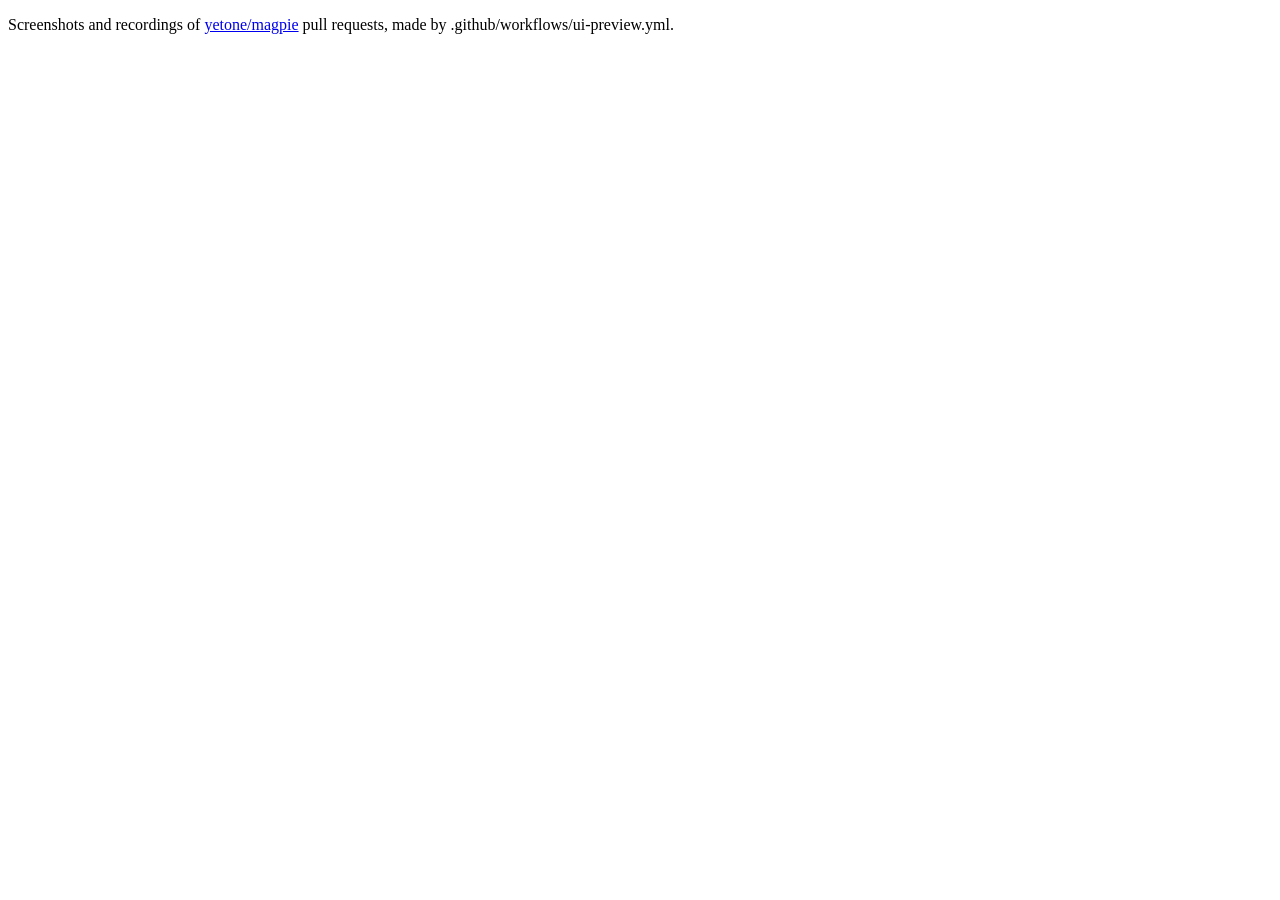
<file: index.html>
<!doctype html><meta charset="utf-8"><title>magpie UI previews</title><p>Screenshots and recordings of <a href="https://github.com/yetone/magpie/pulls">yetone/magpie</a> pull requests, made by .github/workflows/ui-preview.yml.</p>
</file>
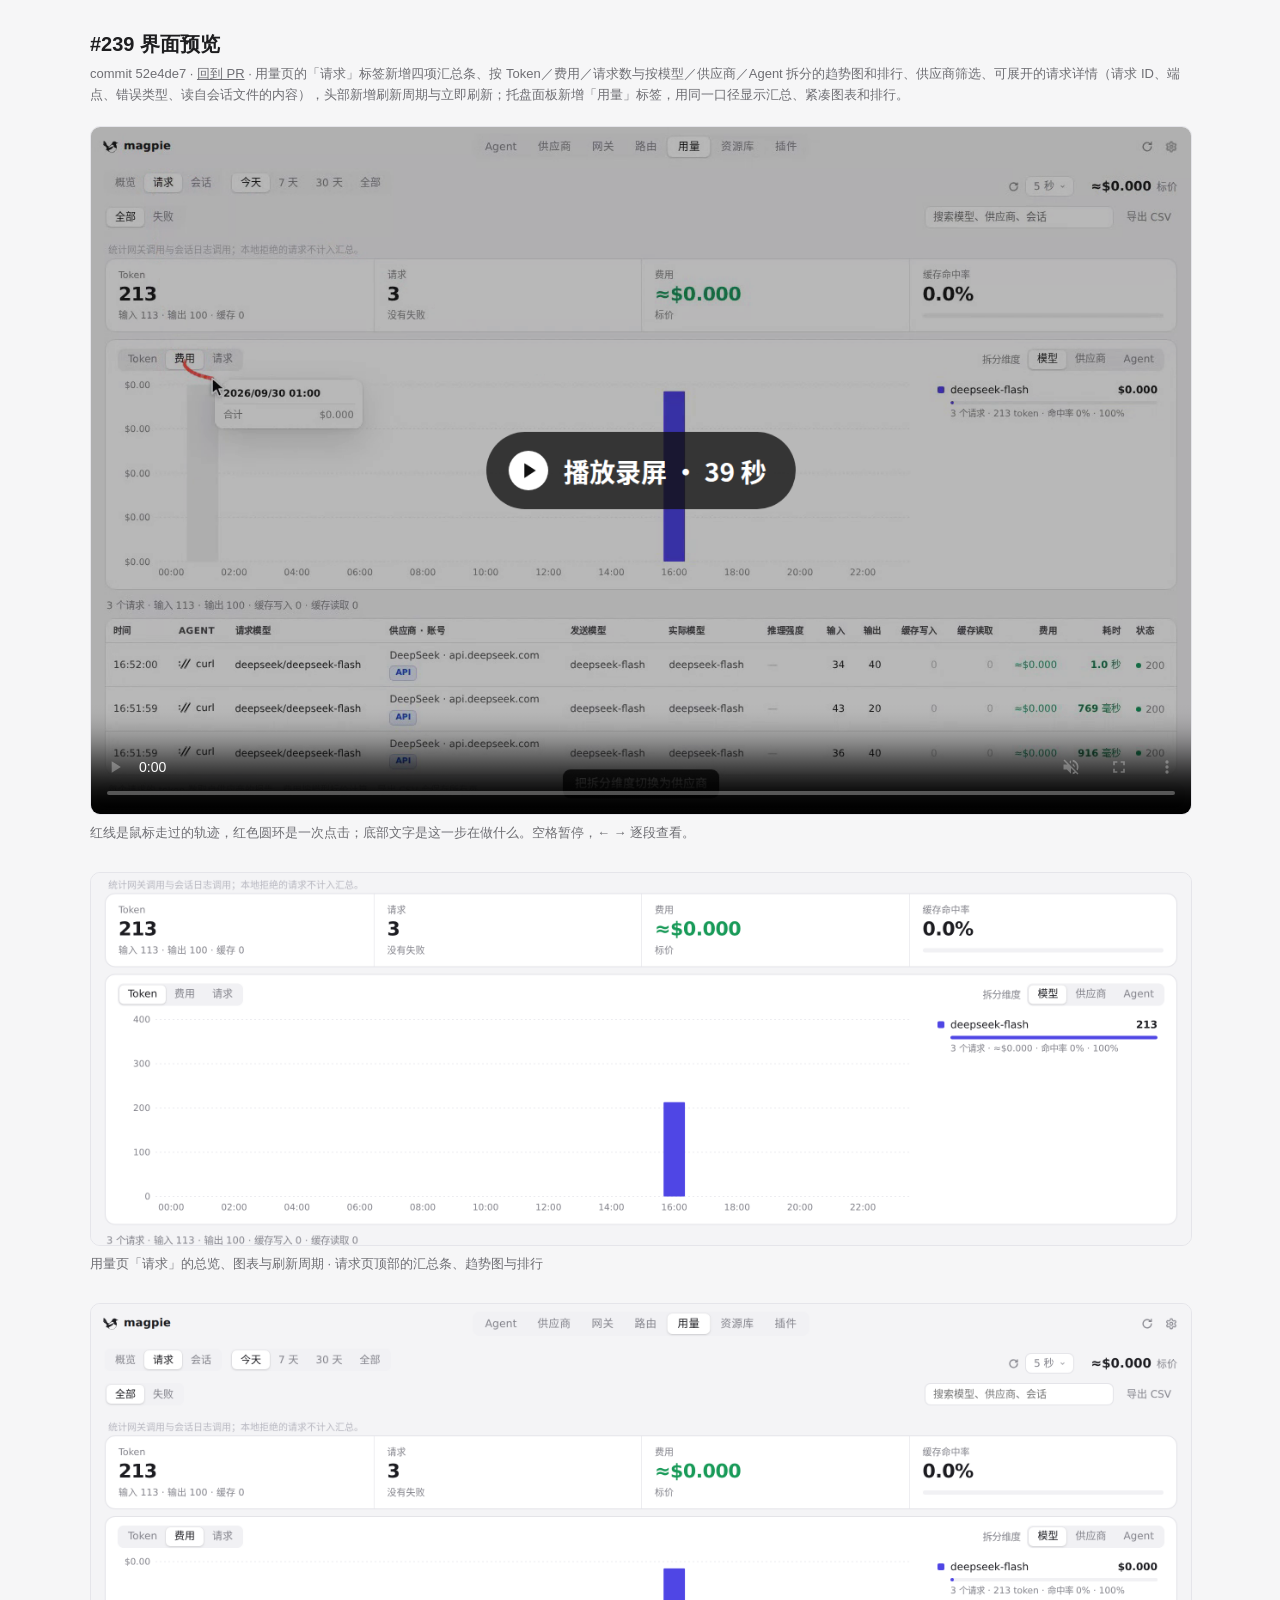
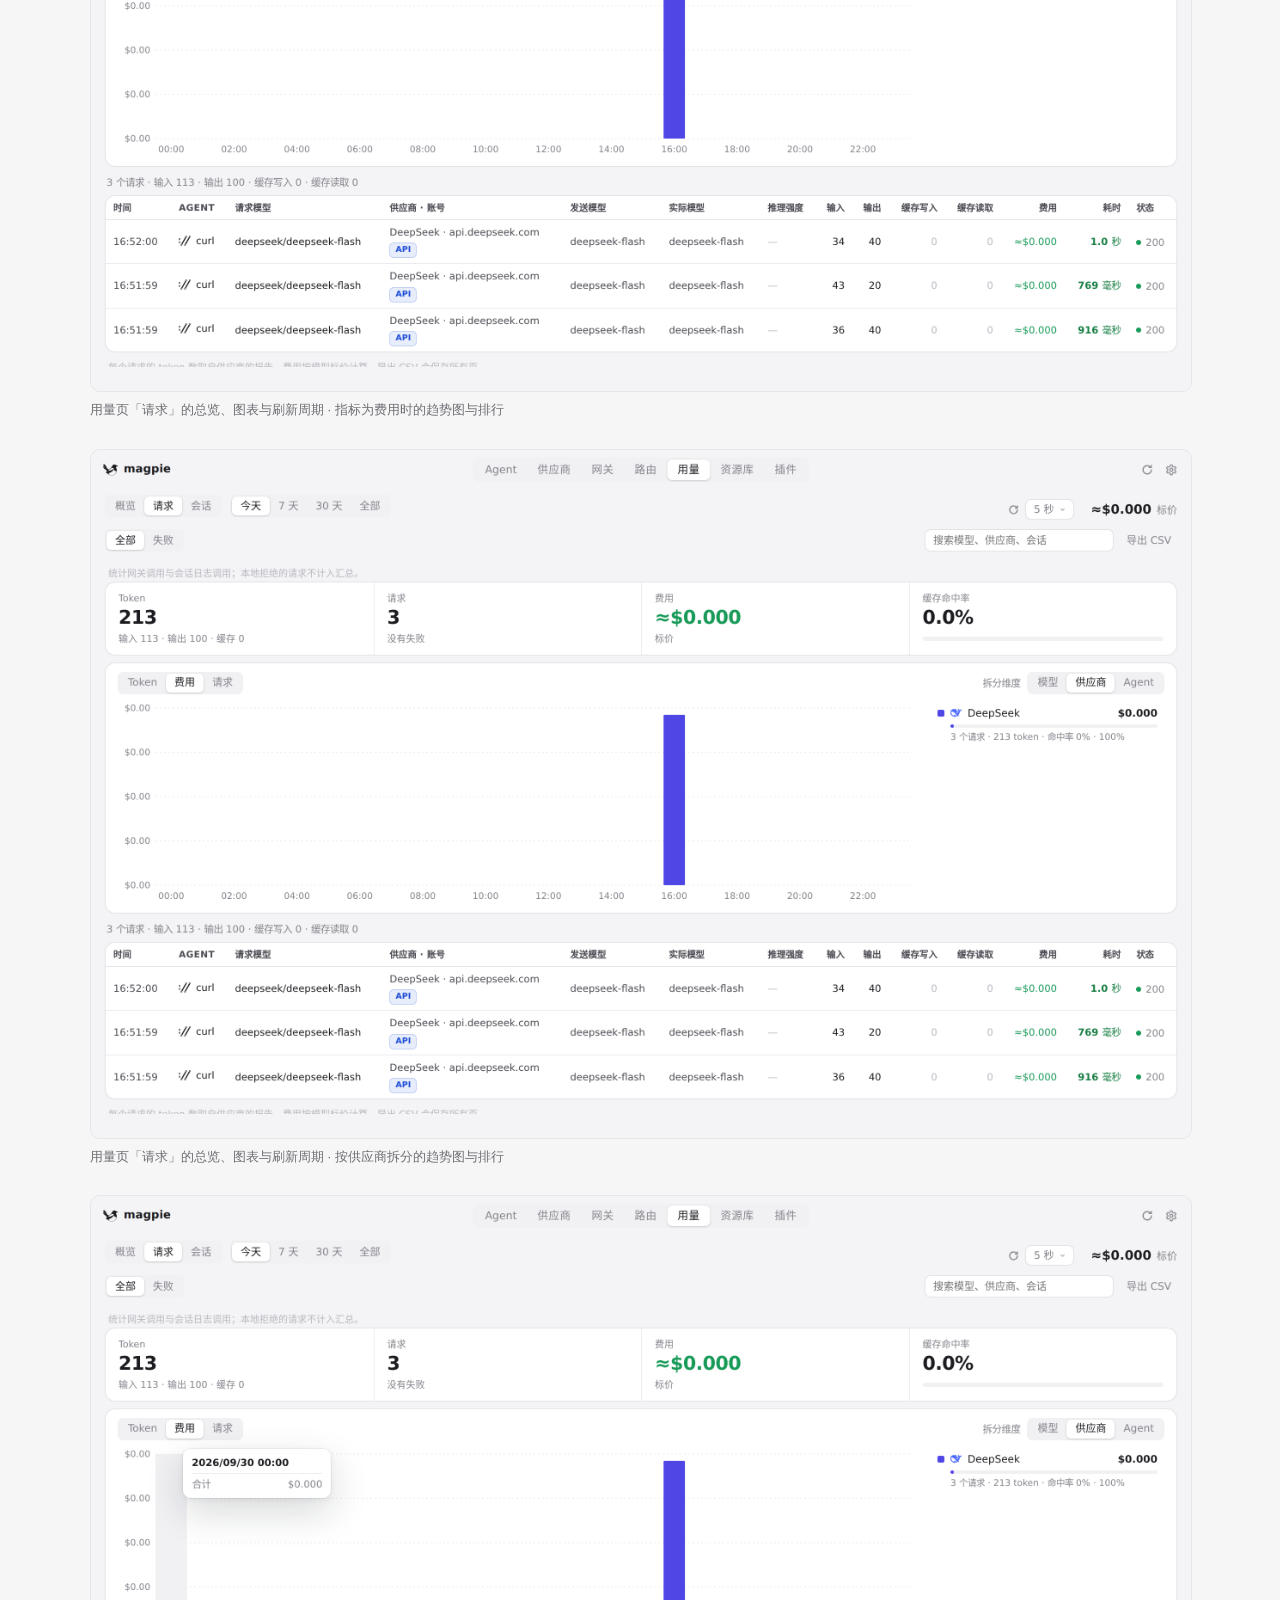
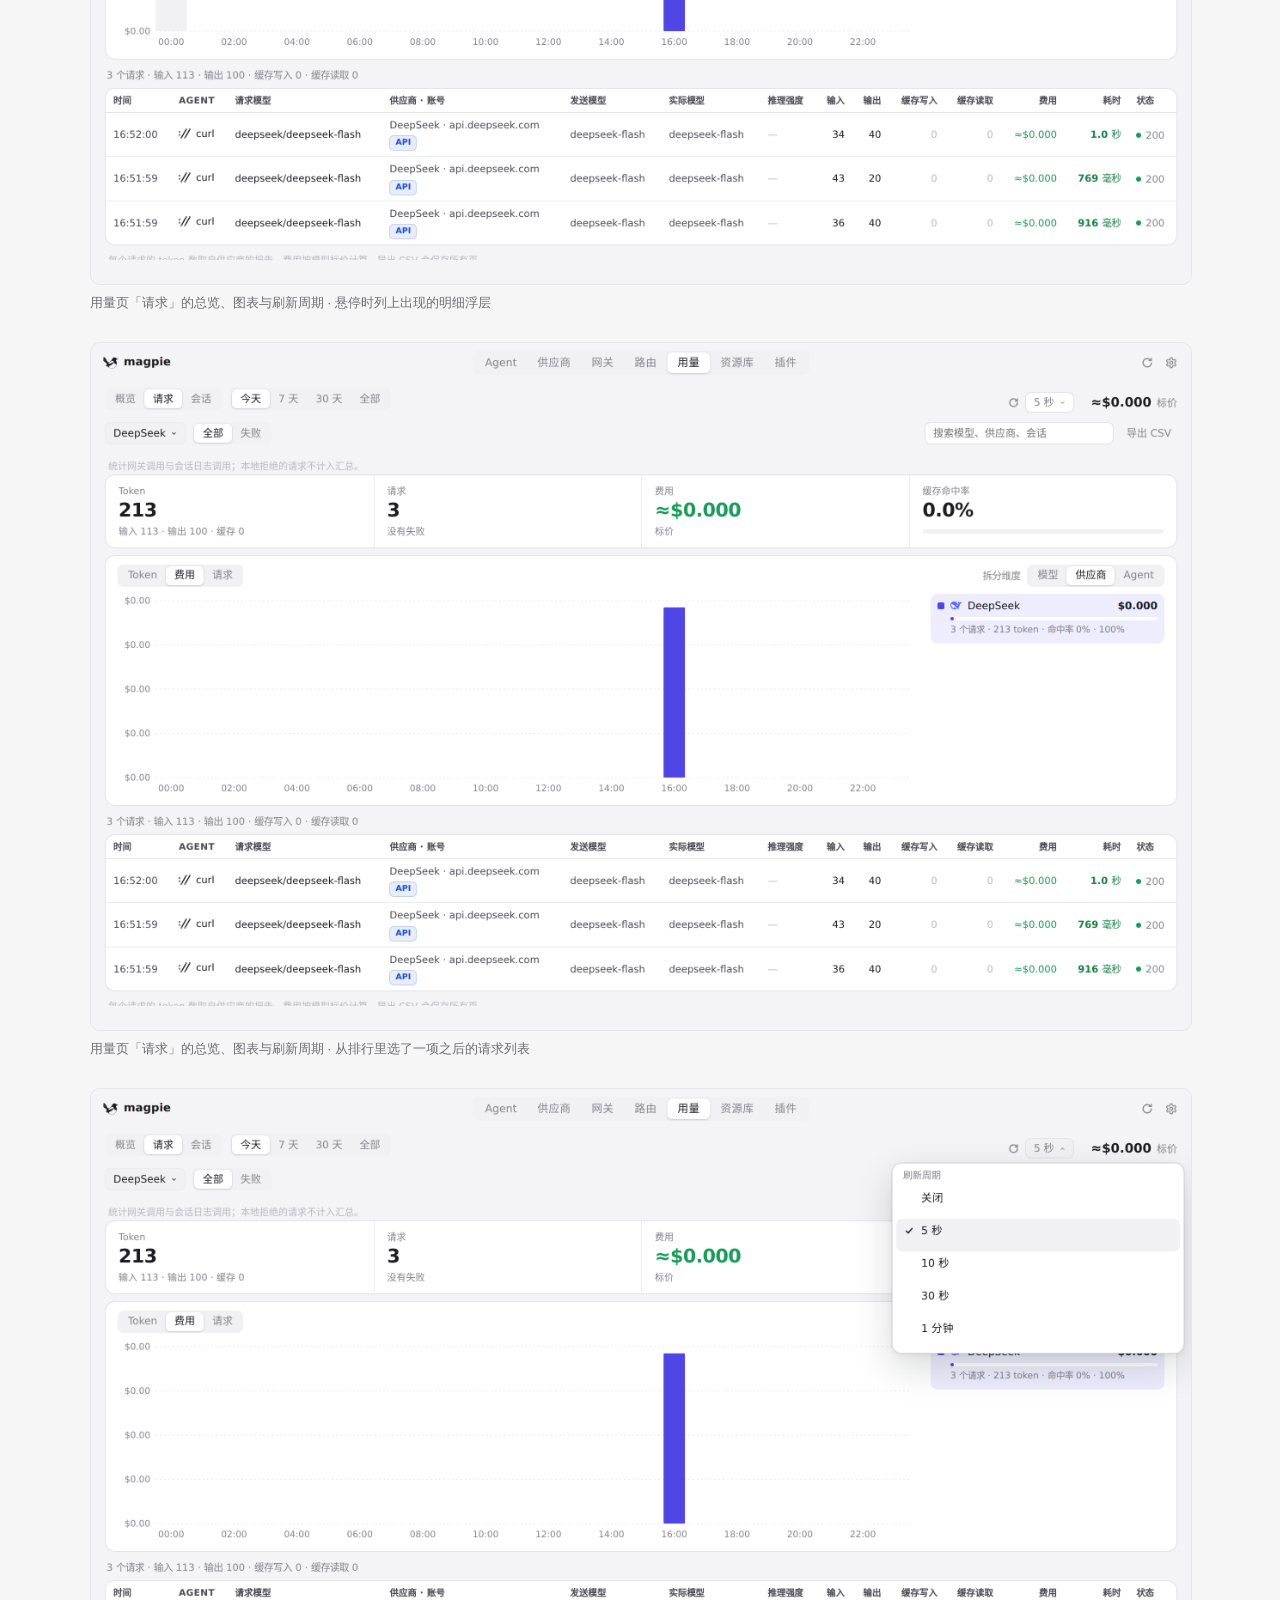
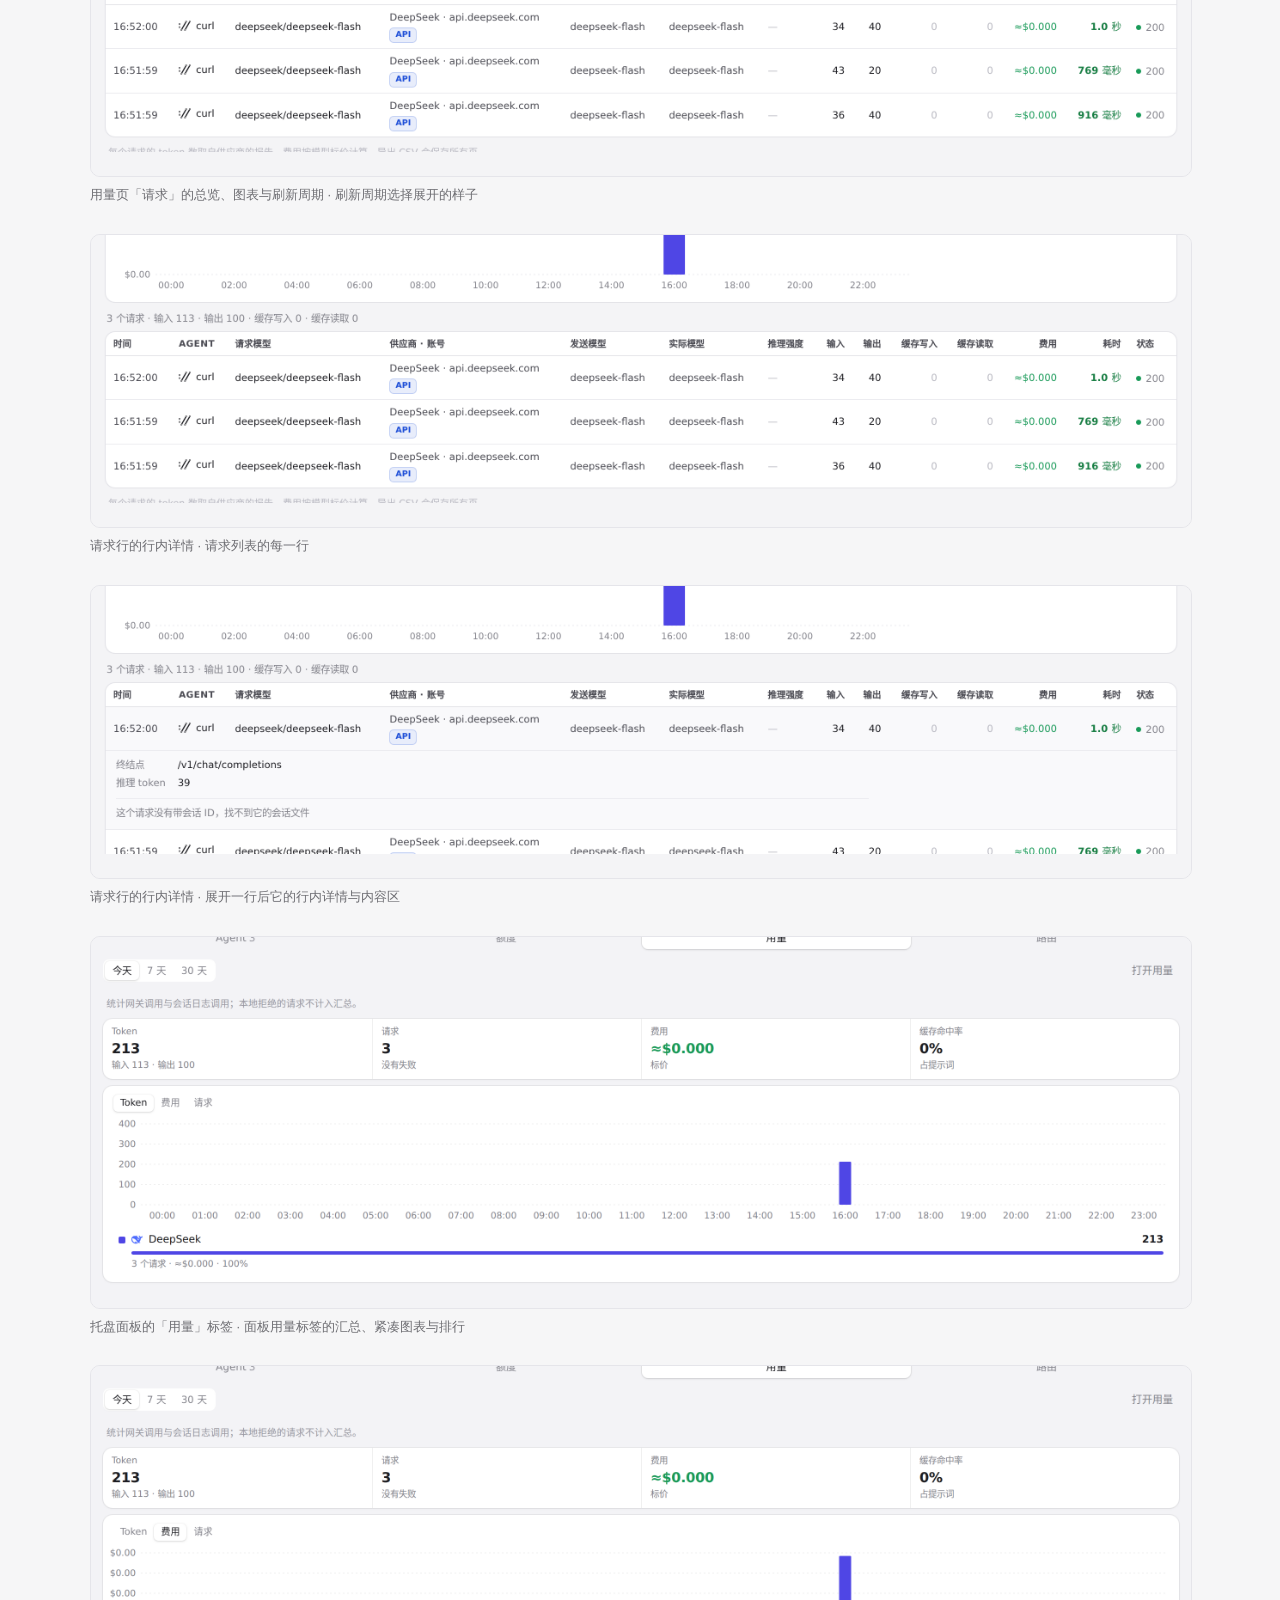
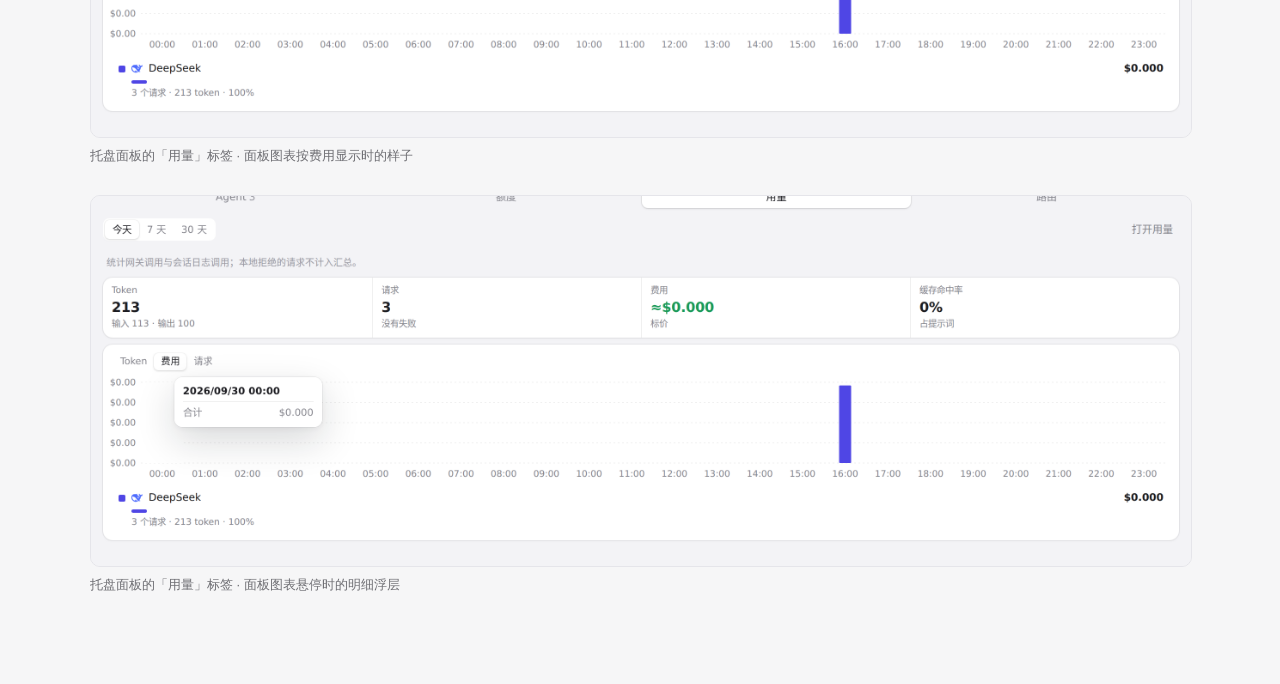
<file: pr-239/52e4de7/index.html>
<!doctype html><html lang="zh"><meta charset="utf-8"><meta name="viewport" content="width=device-width,initial-scale=1">
<title>#239 界面预览 · 52e4de7</title>
<style>:root{color-scheme:light dark;--bg:#f6f6f7;--fg:#1d1d1f;--muted:#6e6e73;--card:#fff;--line:#e5e5ea}
@media (prefers-color-scheme:dark){:root{--bg:#111113;--fg:#f2f2f4;--muted:#9a9aa0;--card:#1c1c1f;--line:#2c2c30}}
body{margin:0;background:var(--bg);color:var(--fg);font:15px/1.6 -apple-system,"Segoe UI","PingFang SC","Noto Sans CJK SC",sans-serif}
main{max-width:1100px;margin:0 auto;padding:28px 16px 60px}h1{font-size:20px;margin:0 0 4px}.m{color:var(--muted);font-size:13px;margin:0 0 20px}
video,img{display:block;width:100%;border-radius:10px;border:1px solid var(--line);background:var(--card)}figure{margin:0 0 28px}figcaption{color:var(--muted);font-size:13px;margin-top:8px}
a{color:inherit}</style>
<main><h1>#239 界面预览</h1><p class="m">commit 52e4de7 · <a href="https://github.com/yetone/magpie/pull/239">回到 PR</a> · 用量页的「请求」标签新增四项汇总条、按 Token／费用／请求数与按模型／供应商／Agent 拆分的趋势图和排行、供应商筛选、可展开的请求详情（请求 ID、端点、错误类型、读自会话文件的内容），头部新增刷新周期与立即刷新；托盘面板新增「用量」标签，用同一口径显示汇总、紧凑图表和排行。</p>
<figure><video src="preview.mp4" controls autoplay muted playsinline poster="poster.png"></video><figcaption>红线是鼠标走过的轨迹，红色圆环是一次点击；底部文字是这一步在做什么。空格暂停，← → 逐段查看。</figcaption></figure>
<figure><img src="01-requests-dashboard.png" alt="请求页顶部的汇总条、趋势图与排行"><figcaption>用量页「请求」的总览、图表与刷新周期 · 请求页顶部的汇总条、趋势图与排行</figcaption></figure>
<figure><img src="02-trend-cost.png" alt="指标为费用时的趋势图与排行"><figcaption>用量页「请求」的总览、图表与刷新周期 · 指标为费用时的趋势图与排行</figcaption></figure>
<figure><img src="03-split-provider.png" alt="按供应商拆分的趋势图与排行"><figcaption>用量页「请求」的总览、图表与刷新周期 · 按供应商拆分的趋势图与排行</figcaption></figure>
<figure><img src="04-chart-hover-tip.png" alt="悬停时列上出现的明细浮层"><figcaption>用量页「请求」的总览、图表与刷新周期 · 悬停时列上出现的明细浮层</figcaption></figure>
<figure><img src="05-rank-picked.png" alt="从排行里选了一项之后的请求列表"><figcaption>用量页「请求」的总览、图表与刷新周期 · 从排行里选了一项之后的请求列表</figcaption></figure>
<figure><img src="06-refresh-period-menu.png" alt="刷新周期选择展开的样子"><figcaption>用量页「请求」的总览、图表与刷新周期 · 刷新周期选择展开的样子</figcaption></figure>
<figure><img src="07-requests-table.png" alt="请求列表的每一行"><figcaption>请求行的行内详情 · 请求列表的每一行</figcaption></figure>
<figure><img src="08-request-detail-open.png" alt="展开一行后它的行内详情与内容区"><figcaption>请求行的行内详情 · 展开一行后它的行内详情与内容区</figcaption></figure>
<figure><img src="09-panel-usage.png" alt="面板用量标签的汇总、紧凑图表与排行"><figcaption>托盘面板的「用量」标签 · 面板用量标签的汇总、紧凑图表与排行</figcaption></figure>
<figure><img src="10-panel-cost.png" alt="面板图表按费用显示时的样子"><figcaption>托盘面板的「用量」标签 · 面板图表按费用显示时的样子</figcaption></figure>
<figure><img src="11-panel-hover-tip.png" alt="面板图表悬停时的明细浮层"><figcaption>托盘面板的「用量」标签 · 面板图表悬停时的明细浮层</figcaption></figure>
</main></html>
</file>
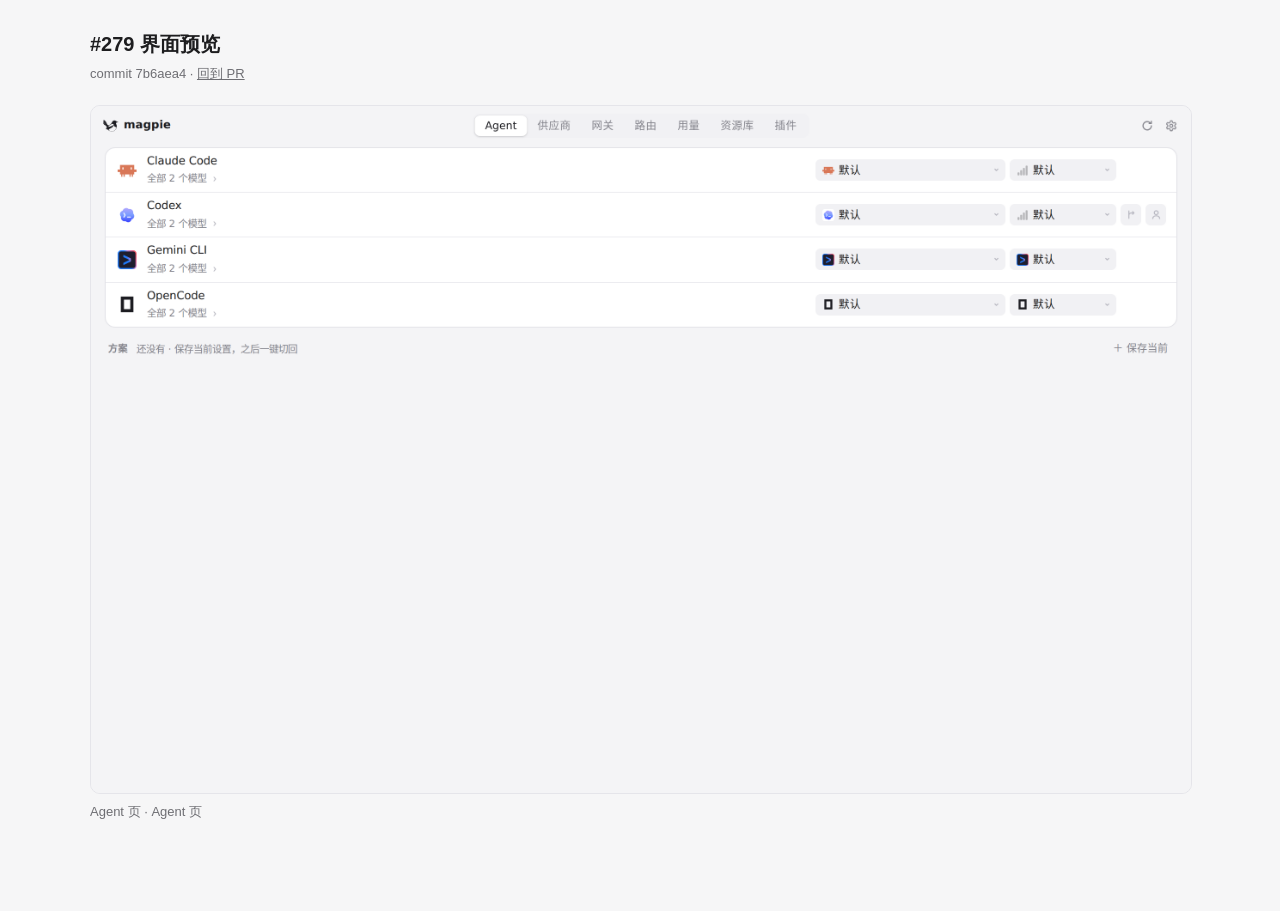
<file: pr-279/7b6aea4/index.html>
<!doctype html><html lang="zh"><meta charset="utf-8"><meta name="viewport" content="width=device-width,initial-scale=1">
<title>#279 界面预览 · 7b6aea4</title>
<style>:root{color-scheme:light dark;--bg:#f6f6f7;--fg:#1d1d1f;--muted:#6e6e73;--card:#fff;--line:#e5e5ea}
@media (prefers-color-scheme:dark){:root{--bg:#111113;--fg:#f2f2f4;--muted:#9a9aa0;--card:#1c1c1f;--line:#2c2c30}}
body{margin:0;background:var(--bg);color:var(--fg);font:15px/1.6 -apple-system,"Segoe UI","PingFang SC","Noto Sans CJK SC",sans-serif}
main{max-width:1100px;margin:0 auto;padding:28px 16px 60px}h1{font-size:20px;margin:0 0 4px}.m{color:var(--muted);font-size:13px;margin:0 0 20px}
video,img{display:block;width:100%;border-radius:10px;border:1px solid var(--line);background:var(--card)}figure{margin:0 0 28px}figcaption{color:var(--muted);font-size:13px;margin-top:8px}
a{color:inherit}</style>
<main><h1>#279 界面预览</h1><p class="m">commit 7b6aea4 · <a href="https://github.com/yetone/magpie/pull/279">回到 PR</a></p>

<figure><img src="01-agents.png" alt="Agent 页"><figcaption>Agent 页 · Agent 页</figcaption></figure>
</main></html>
</file>
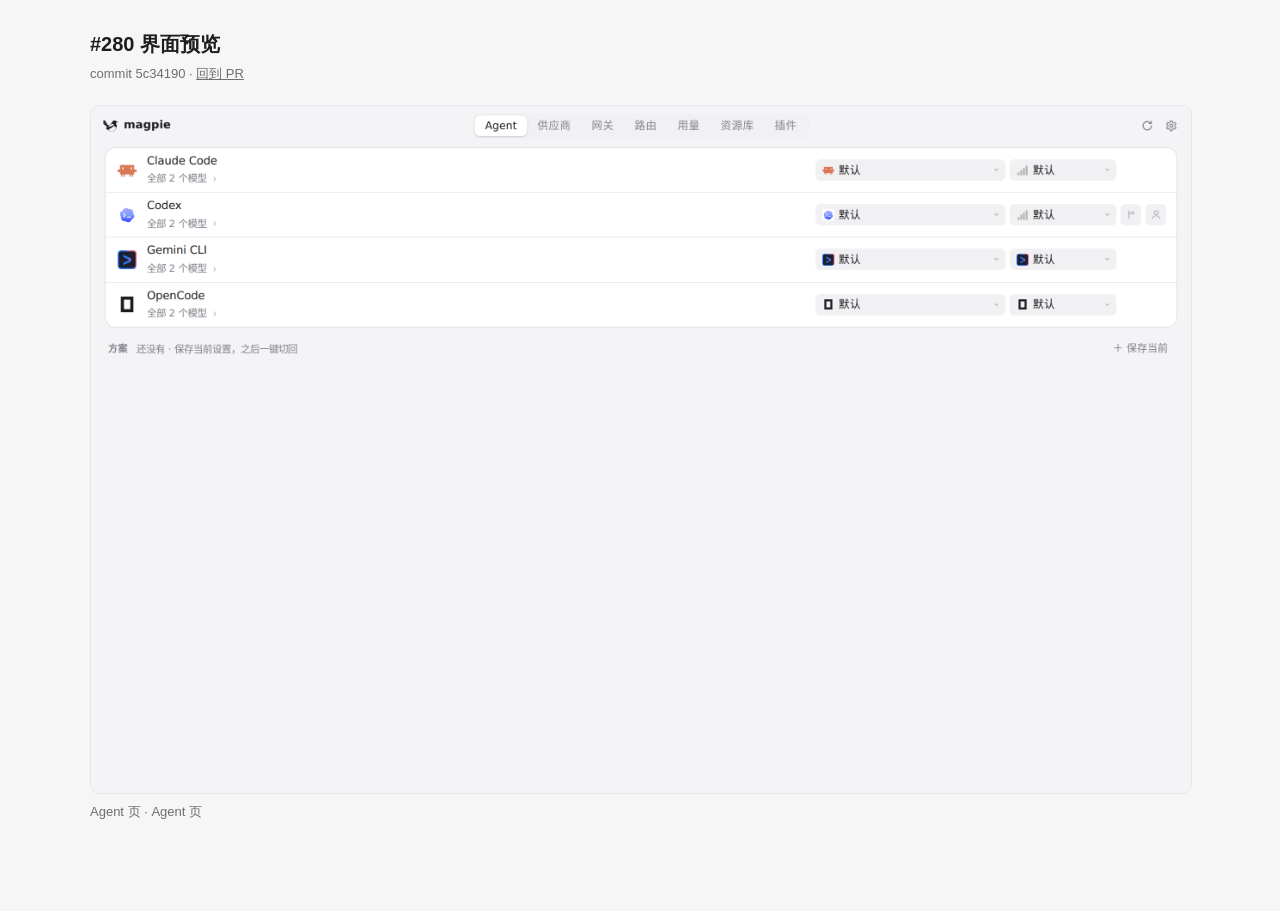
<file: pr-280/5c34190/index.html>
<!doctype html><html lang="zh"><meta charset="utf-8"><meta name="viewport" content="width=device-width,initial-scale=1">
<title>#280 界面预览 · 5c34190</title>
<style>:root{color-scheme:light dark;--bg:#f6f6f7;--fg:#1d1d1f;--muted:#6e6e73;--card:#fff;--line:#e5e5ea}
@media (prefers-color-scheme:dark){:root{--bg:#111113;--fg:#f2f2f4;--muted:#9a9aa0;--card:#1c1c1f;--line:#2c2c30}}
body{margin:0;background:var(--bg);color:var(--fg);font:15px/1.6 -apple-system,"Segoe UI","PingFang SC","Noto Sans CJK SC",sans-serif}
main{max-width:1100px;margin:0 auto;padding:28px 16px 60px}h1{font-size:20px;margin:0 0 4px}.m{color:var(--muted);font-size:13px;margin:0 0 20px}
video,img{display:block;width:100%;border-radius:10px;border:1px solid var(--line);background:var(--card)}figure{margin:0 0 28px}figcaption{color:var(--muted);font-size:13px;margin-top:8px}
a{color:inherit}</style>
<main><h1>#280 界面预览</h1><p class="m">commit 5c34190 · <a href="https://github.com/yetone/magpie/pull/280">回到 PR</a></p>

<figure><img src="01-agents.png" alt="Agent 页"><figcaption>Agent 页 · Agent 页</figcaption></figure>
</main></html>
</file>
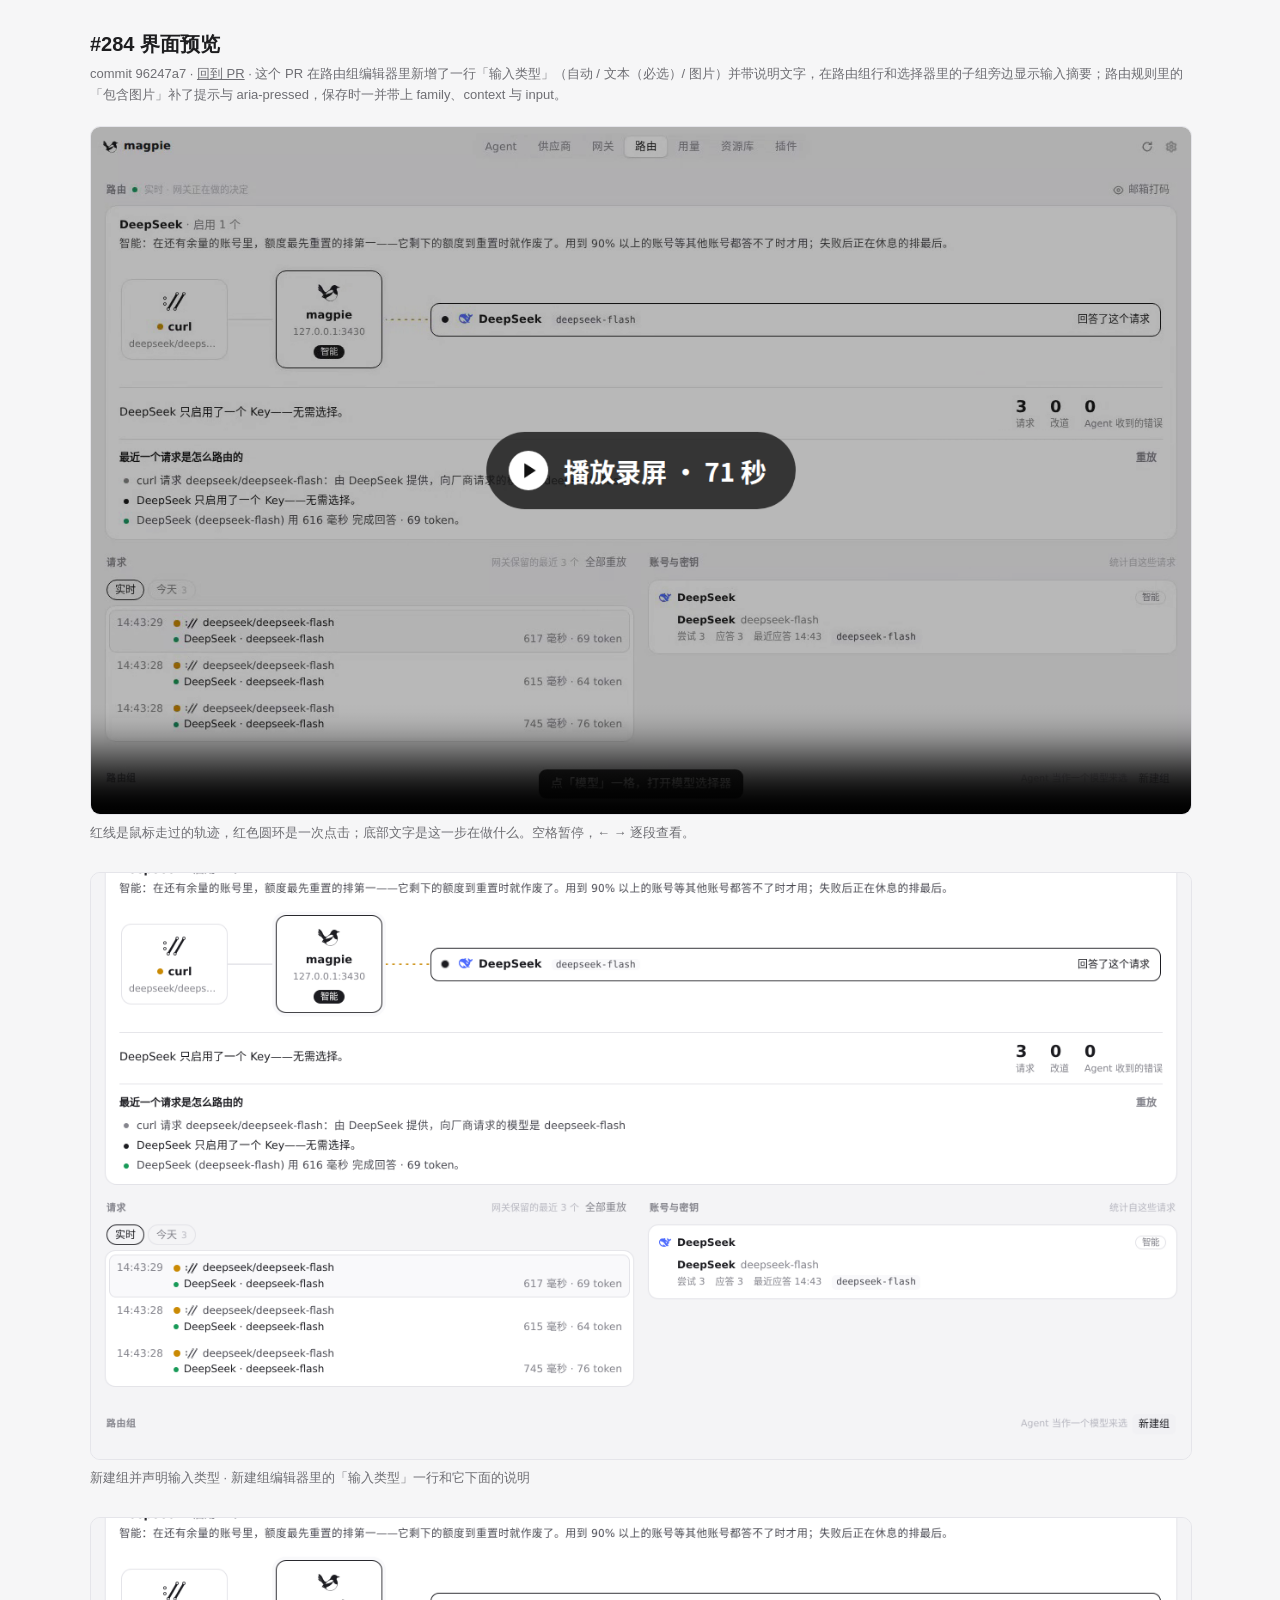
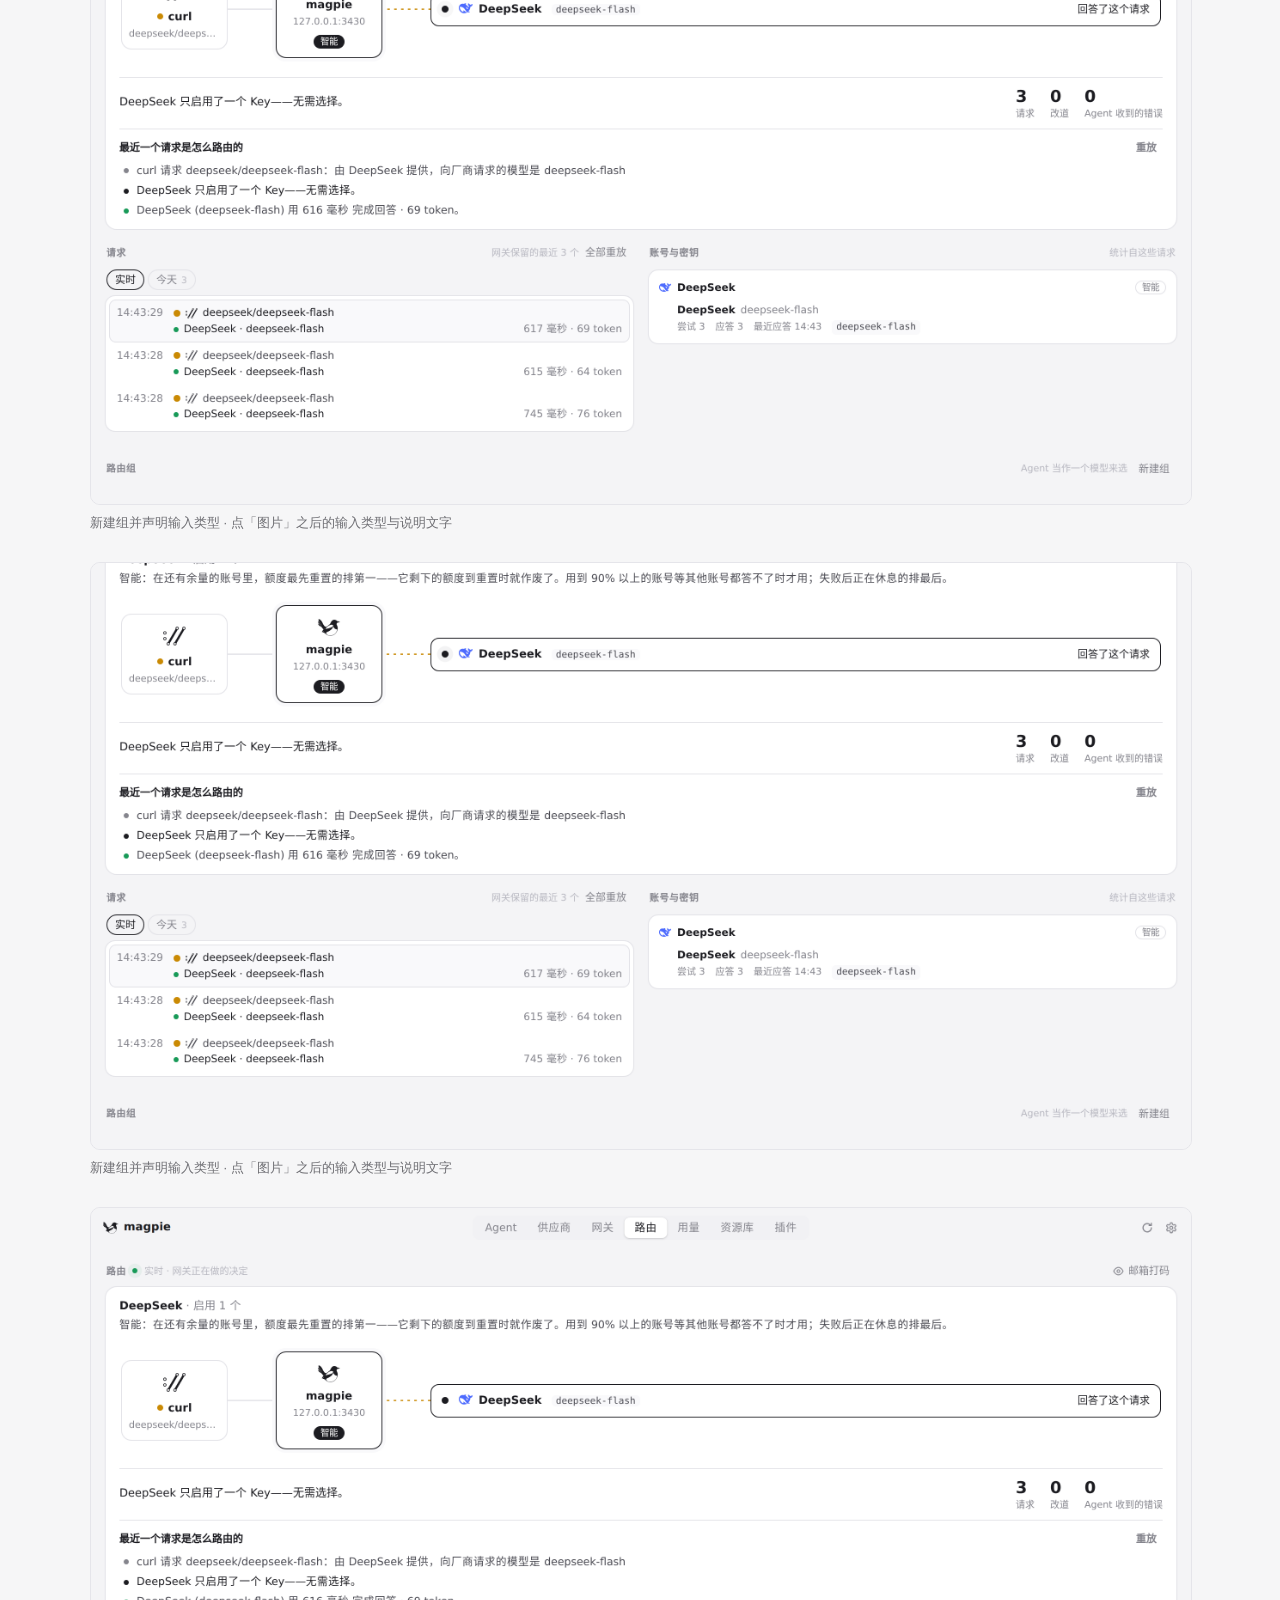
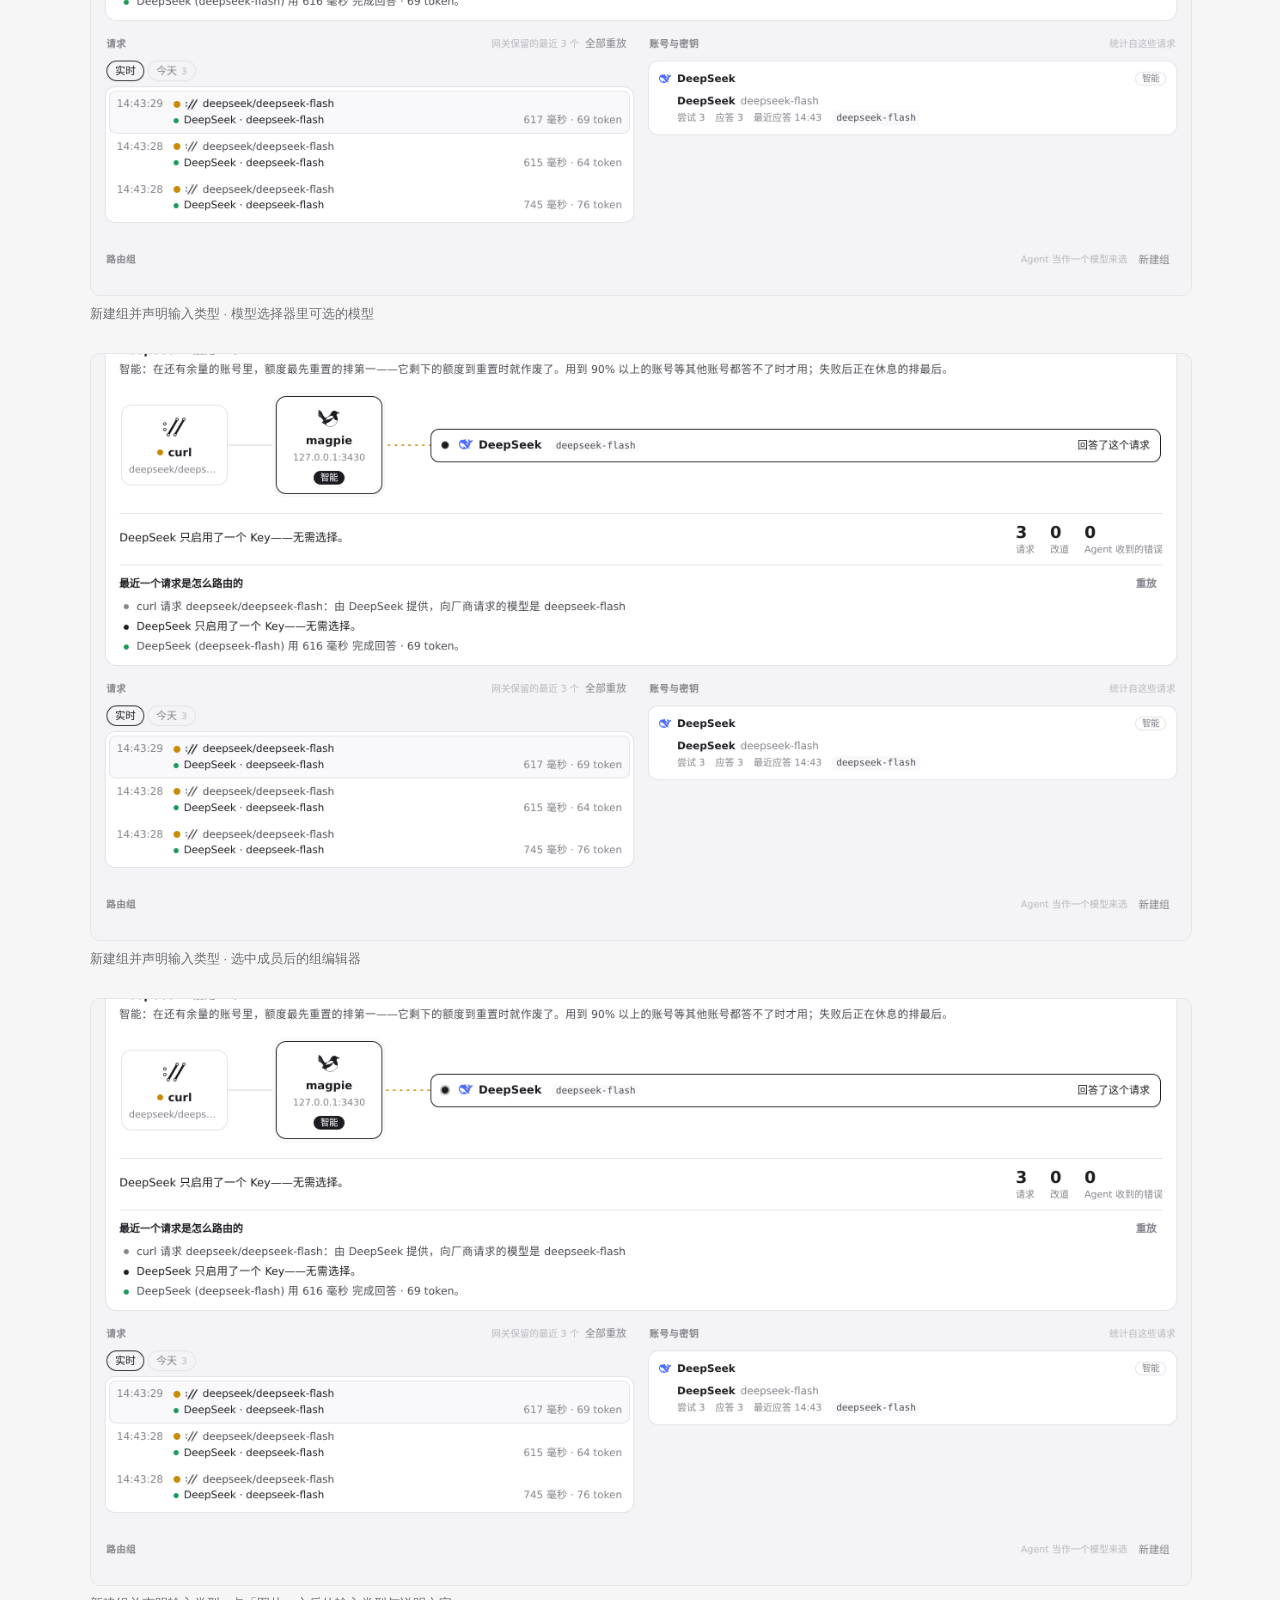
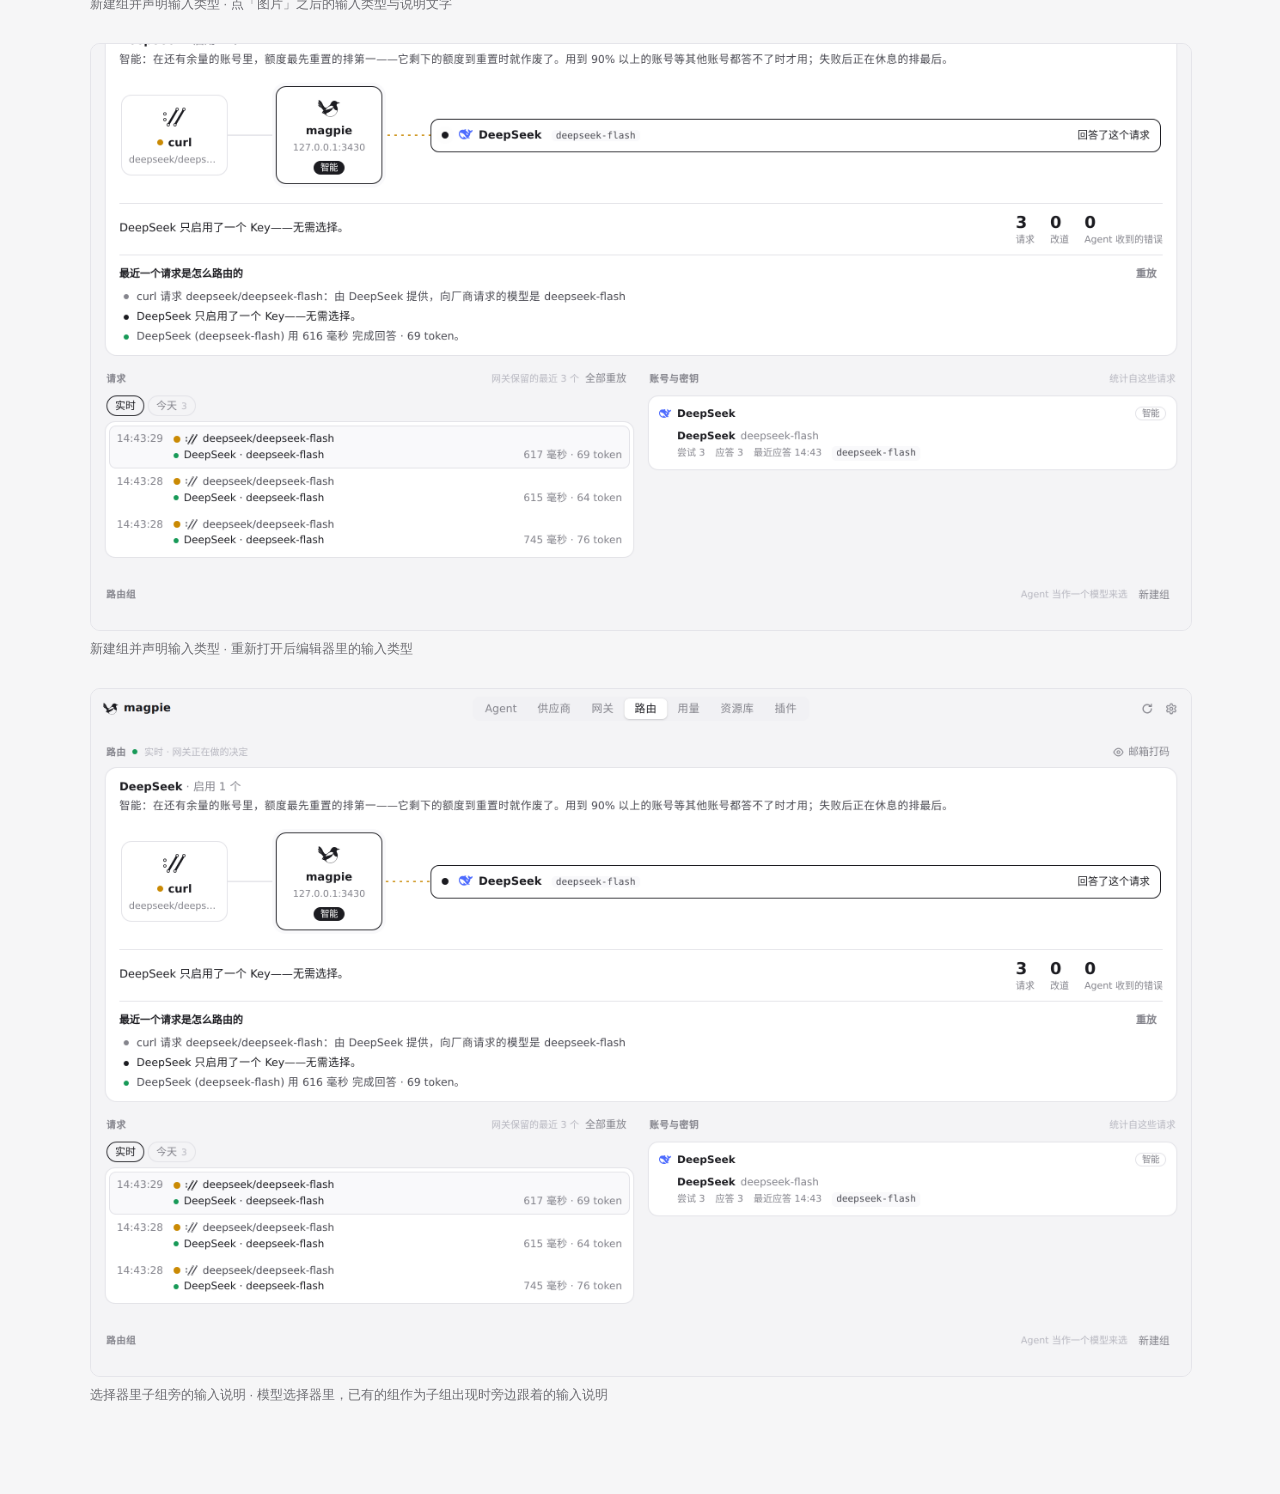
<file: pr-284/96247a7/index.html>
<!doctype html><html lang="zh"><meta charset="utf-8"><meta name="viewport" content="width=device-width,initial-scale=1">
<title>#284 界面预览 · 96247a7</title>
<style>:root{color-scheme:light dark;--bg:#f6f6f7;--fg:#1d1d1f;--muted:#6e6e73;--card:#fff;--line:#e5e5ea}
@media (prefers-color-scheme:dark){:root{--bg:#111113;--fg:#f2f2f4;--muted:#9a9aa0;--card:#1c1c1f;--line:#2c2c30}}
body{margin:0;background:var(--bg);color:var(--fg);font:15px/1.6 -apple-system,"Segoe UI","PingFang SC","Noto Sans CJK SC",sans-serif}
main{max-width:1100px;margin:0 auto;padding:28px 16px 60px}h1{font-size:20px;margin:0 0 4px}.m{color:var(--muted);font-size:13px;margin:0 0 20px}
video,img{display:block;width:100%;border-radius:10px;border:1px solid var(--line);background:var(--card)}figure{margin:0 0 28px}figcaption{color:var(--muted);font-size:13px;margin-top:8px}
a{color:inherit}</style>
<main><h1>#284 界面预览</h1><p class="m">commit 96247a7 · <a href="https://github.com/yetone/magpie/pull/284">回到 PR</a> · 这个 PR 在路由组编辑器里新增了一行「输入类型」（自动 / 文本（必选）/ 图片）并带说明文字，在路由组行和选择器里的子组旁边显示输入摘要；路由规则里的「包含图片」补了提示与 aria-pressed，保存时一并带上 family、context 与 input。</p>
<figure><video src="preview.mp4" controls autoplay muted playsinline poster="poster.png"></video><figcaption>红线是鼠标走过的轨迹，红色圆环是一次点击；底部文字是这一步在做什么。空格暂停，← → 逐段查看。</figcaption></figure>
<figure><img src="01-group-editor-input-auto.png" alt="新建组编辑器里的「输入类型」一行和它下面的说明"><figcaption>新建组并声明输入类型 · 新建组编辑器里的「输入类型」一行和它下面的说明</figcaption></figure>
<figure><img src="02-group-editor-input-image.png" alt="点「图片」之后的输入类型与说明文字"><figcaption>新建组并声明输入类型 · 点「图片」之后的输入类型与说明文字</figcaption></figure>
<figure><img src="04-group-editor-input-image.png" alt="点「图片」之后的输入类型与说明文字"><figcaption>新建组并声明输入类型 · 点「图片」之后的输入类型与说明文字</figcaption></figure>
<figure><img src="06-group-member-picker.png" alt="模型选择器里可选的模型"><figcaption>新建组并声明输入类型 · 模型选择器里可选的模型</figcaption></figure>
<figure><img src="07-group-editor-after-member.png" alt="选中成员后的组编辑器"><figcaption>新建组并声明输入类型 · 选中成员后的组编辑器</figcaption></figure>
<figure><img src="08-group-editor-input-image.png" alt="点「图片」之后的输入类型与说明文字"><figcaption>新建组并声明输入类型 · 点「图片」之后的输入类型与说明文字</figcaption></figure>
<figure><img src="10-group-editor-reopened.png" alt="重新打开后编辑器里的输入类型"><figcaption>新建组并声明输入类型 · 重新打开后编辑器里的输入类型</figcaption></figure>
<figure><img src="11-picker-subgroup-input-note.png" alt="模型选择器里，已有的组作为子组出现时旁边跟着的输入说明"><figcaption>选择器里子组旁的输入说明 · 模型选择器里，已有的组作为子组出现时旁边跟着的输入说明</figcaption></figure>
</main></html>
</file>
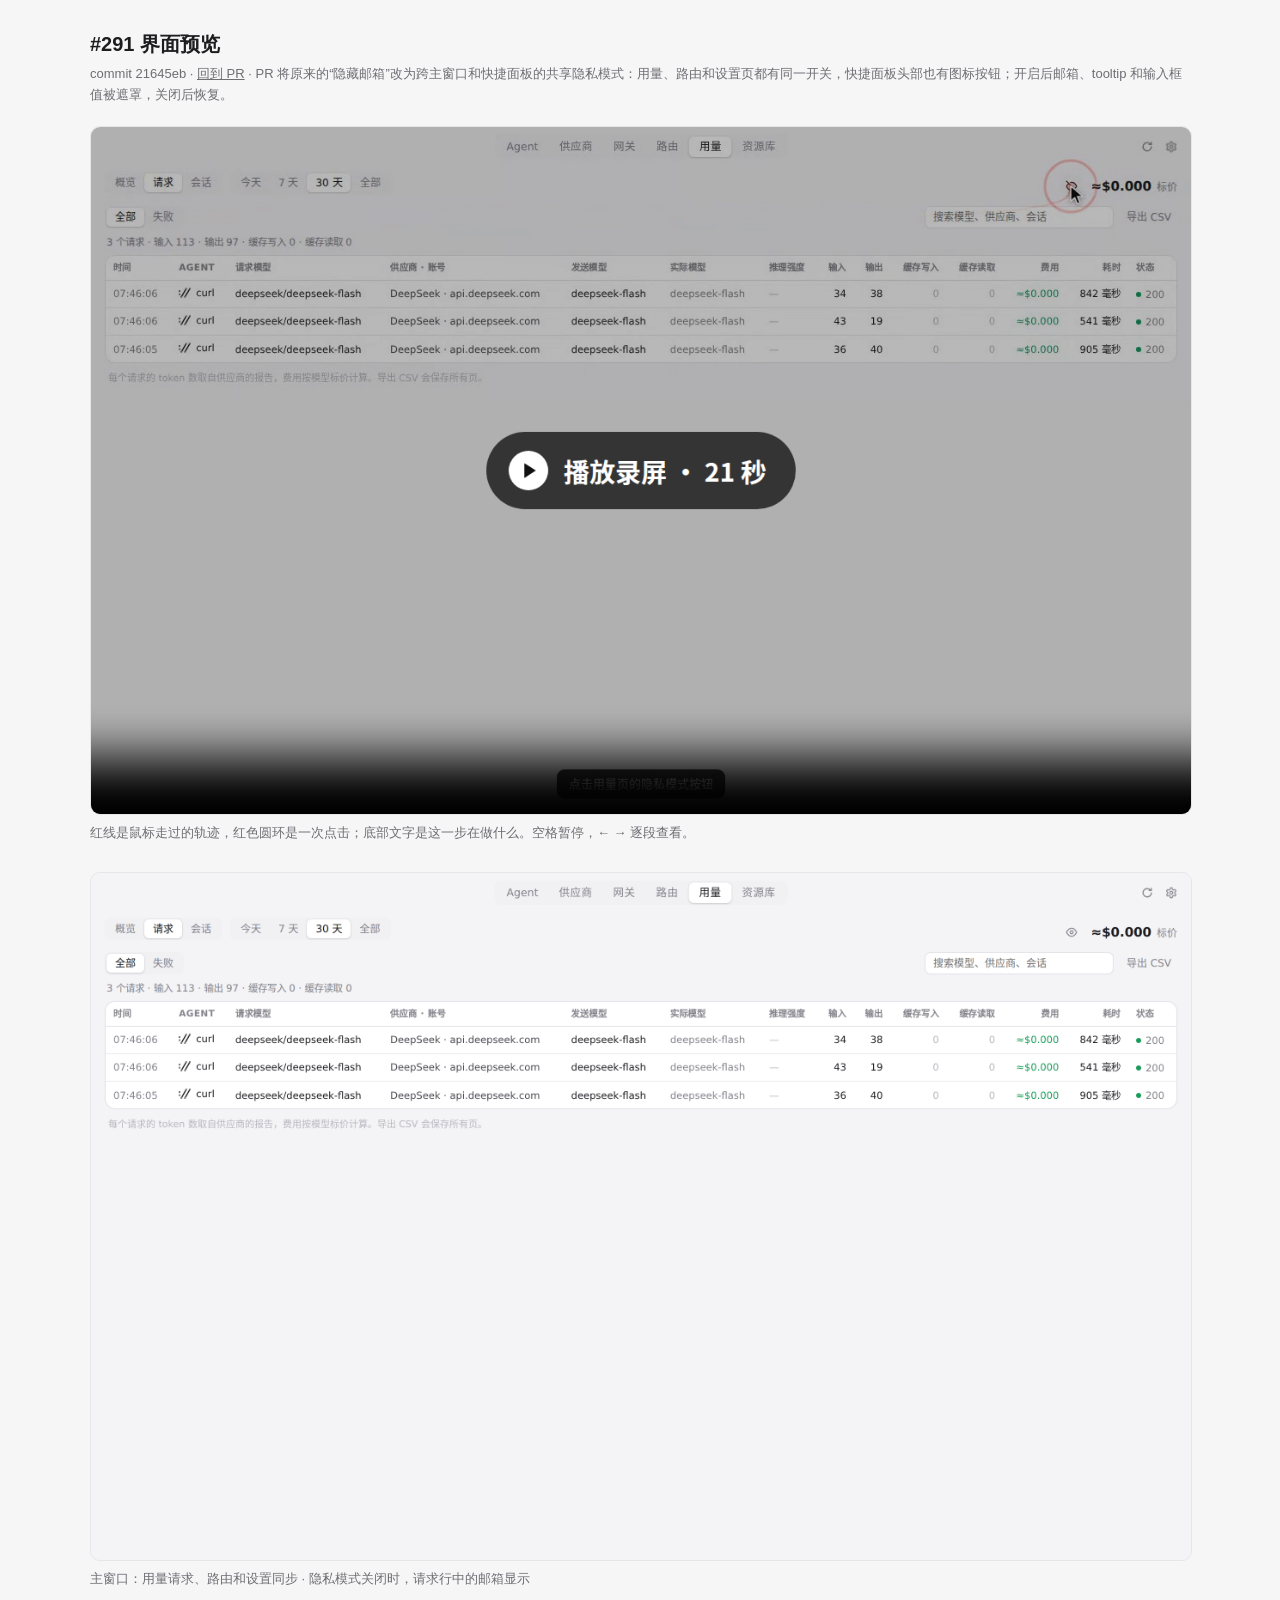
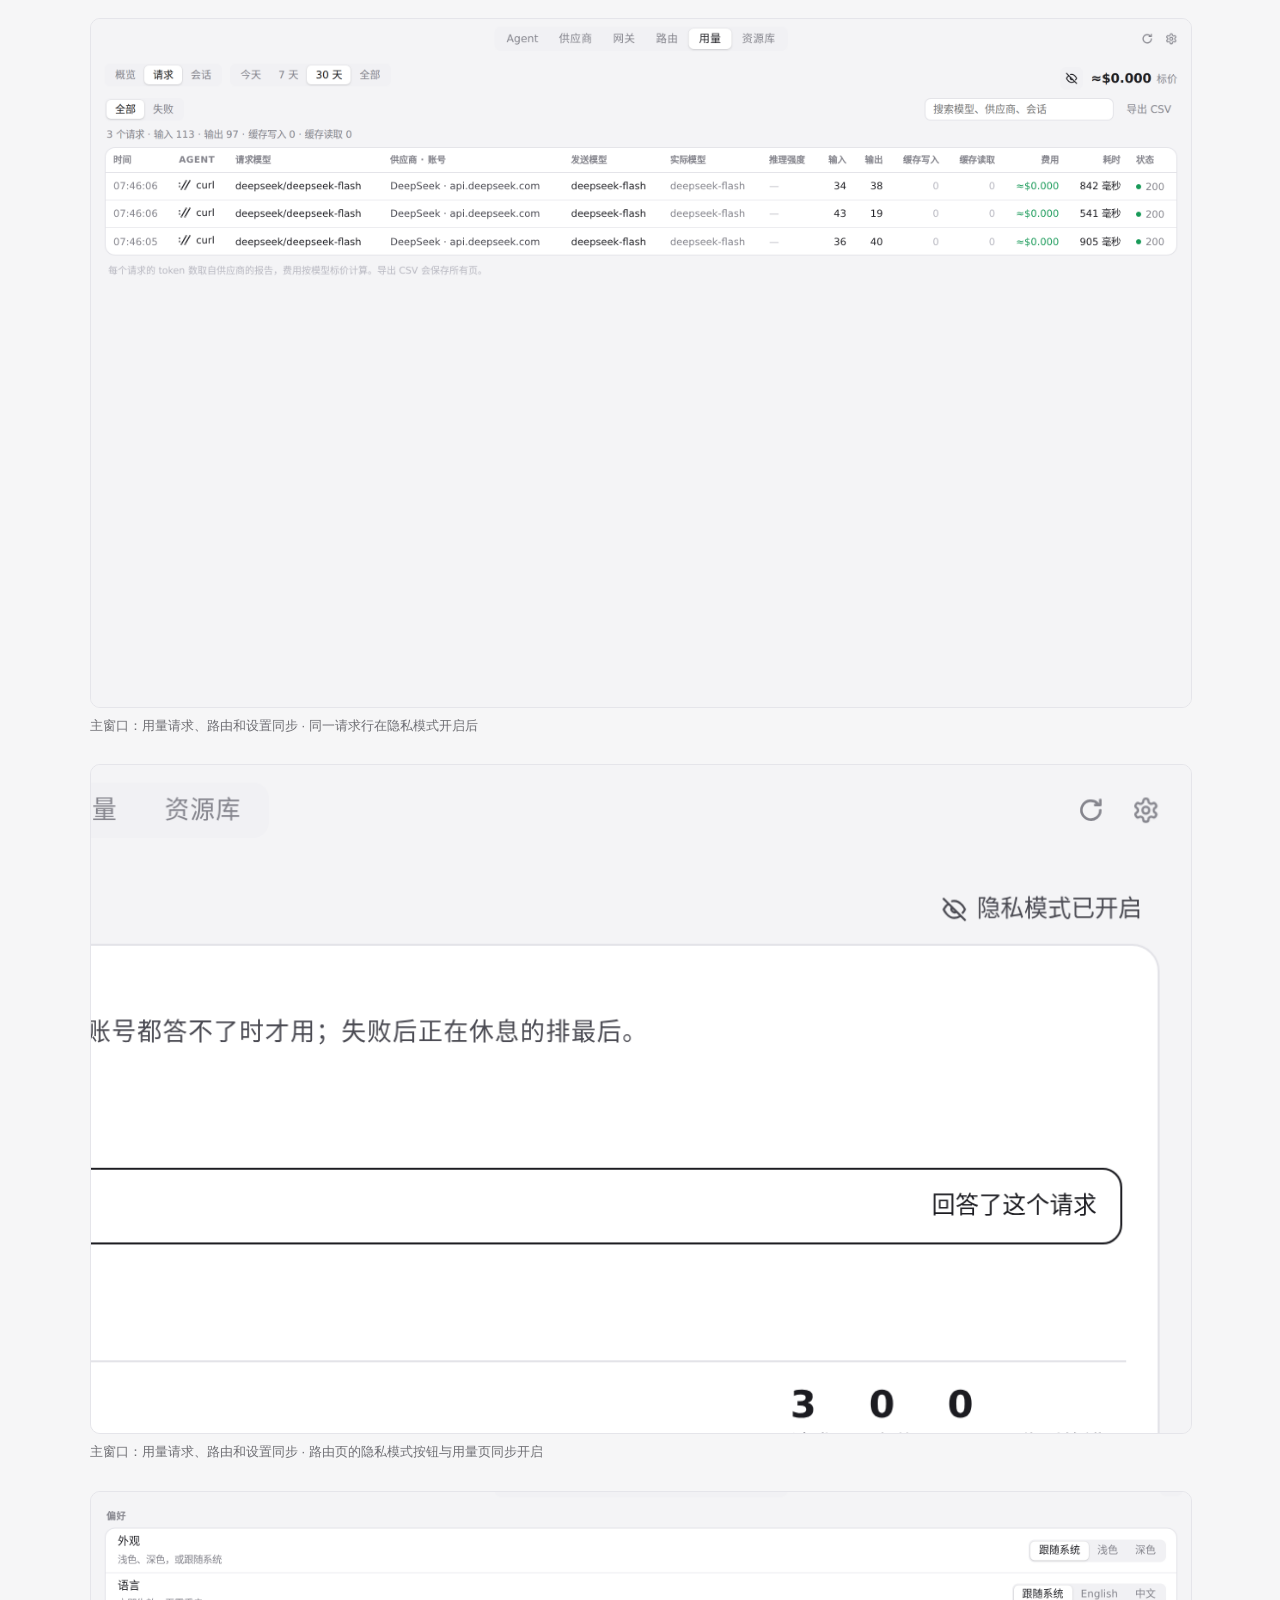
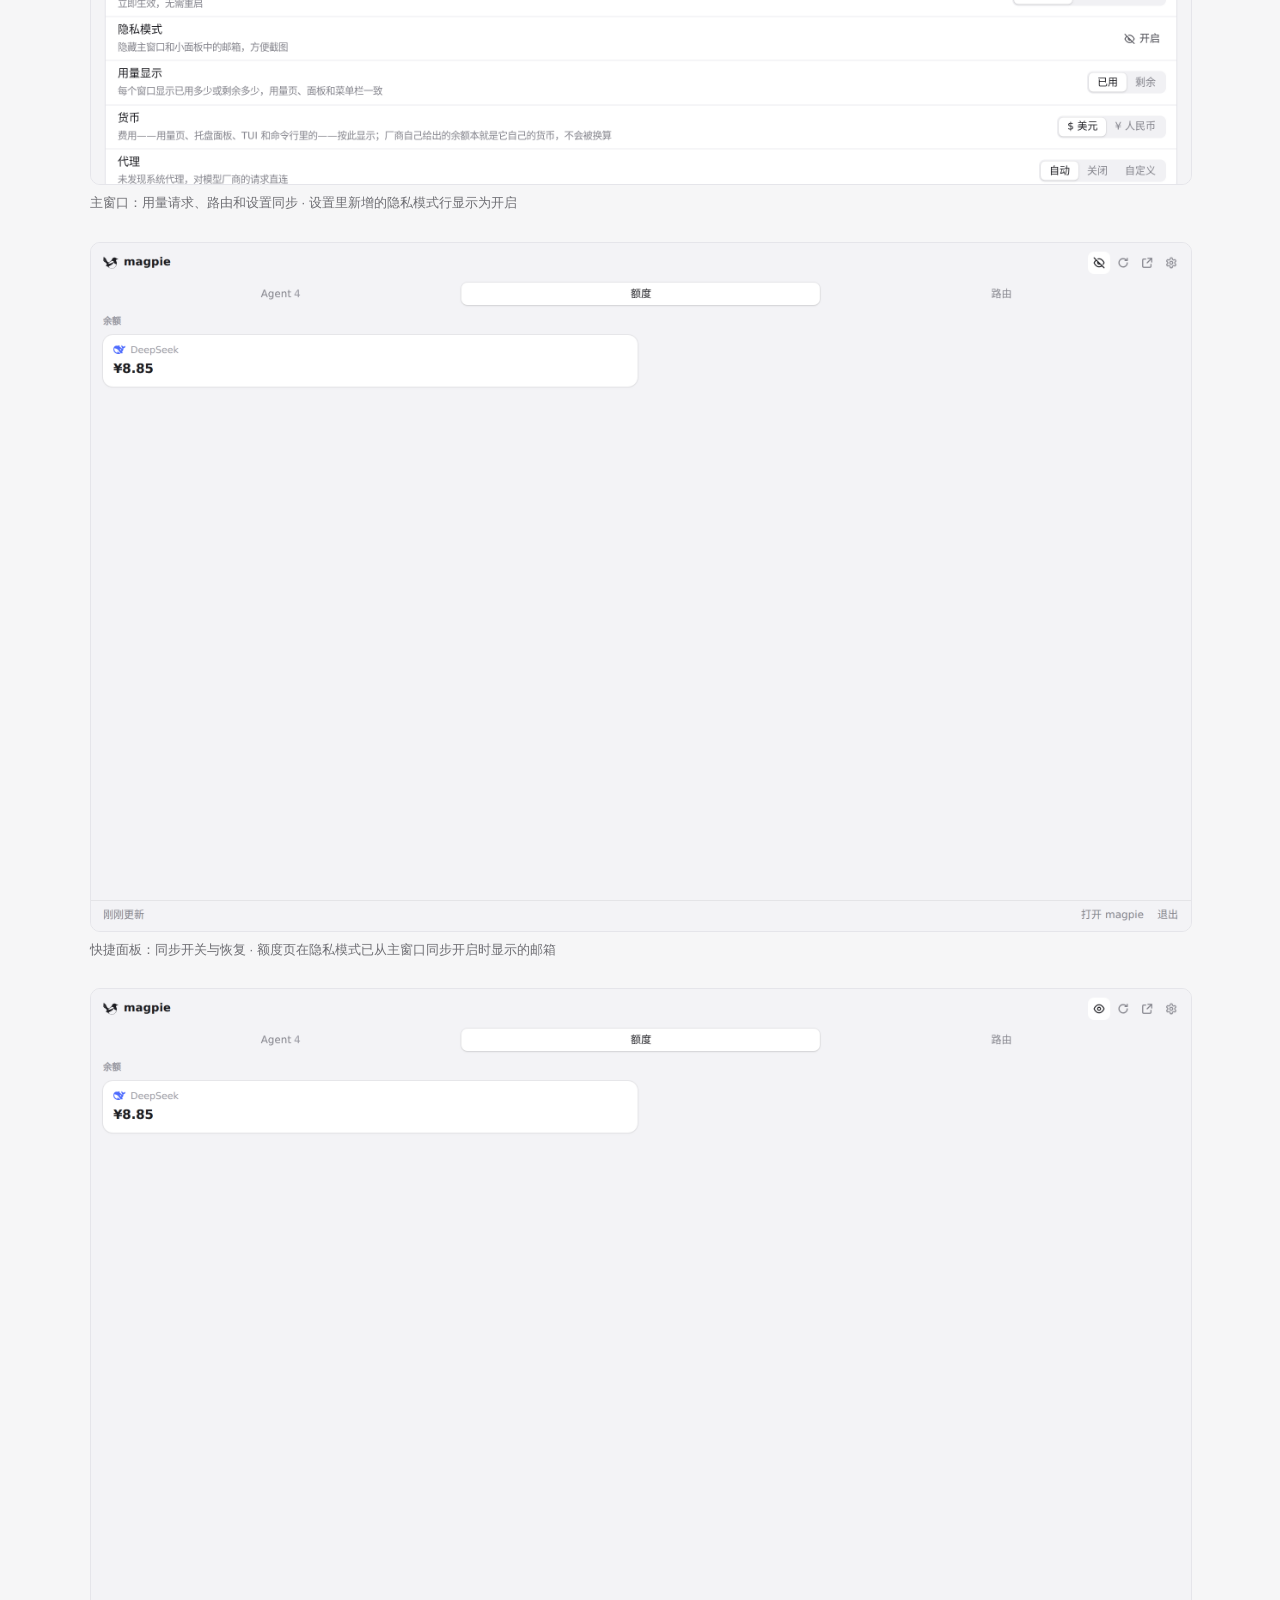
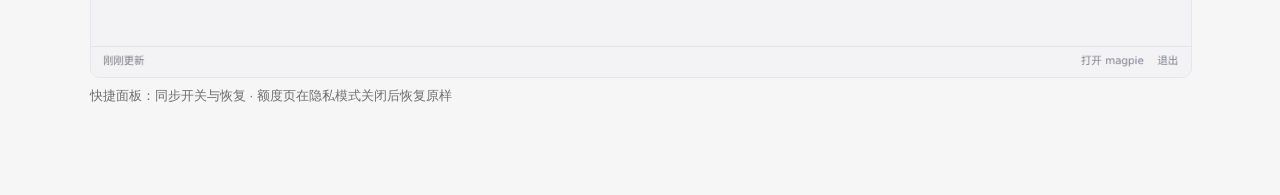
<file: pr-291/21645eb/index.html>
<!doctype html><html lang="zh"><meta charset="utf-8"><meta name="viewport" content="width=device-width,initial-scale=1">
<title>#291 界面预览 · 21645eb</title>
<style>:root{color-scheme:light dark;--bg:#f6f6f7;--fg:#1d1d1f;--muted:#6e6e73;--card:#fff;--line:#e5e5ea}
@media (prefers-color-scheme:dark){:root{--bg:#111113;--fg:#f2f2f4;--muted:#9a9aa0;--card:#1c1c1f;--line:#2c2c30}}
body{margin:0;background:var(--bg);color:var(--fg);font:15px/1.6 -apple-system,"Segoe UI","PingFang SC","Noto Sans CJK SC",sans-serif}
main{max-width:1100px;margin:0 auto;padding:28px 16px 60px}h1{font-size:20px;margin:0 0 4px}.m{color:var(--muted);font-size:13px;margin:0 0 20px}
video,img{display:block;width:100%;border-radius:10px;border:1px solid var(--line);background:var(--card)}figure{margin:0 0 28px}figcaption{color:var(--muted);font-size:13px;margin-top:8px}
a{color:inherit}</style>
<main><h1>#291 界面预览</h1><p class="m">commit 21645eb · <a href="https://github.com/yetone/magpie/pull/291">回到 PR</a> · PR 将原来的“隐藏邮箱”改为跨主窗口和快捷面板的共享隐私模式：用量、路由和设置页都有同一开关，快捷面板头部也有图标按钮；开启后邮箱、tooltip 和输入框值被遮罩，关闭后恢复。</p>
<figure><video src="preview.mp4" controls autoplay muted playsinline poster="poster.png"></video><figcaption>红线是鼠标走过的轨迹，红色圆环是一次点击；底部文字是这一步在做什么。空格暂停，← → 逐段查看。</figcaption></figure>
<figure><img src="01-usage-requests-privacy-off.png" alt="隐私模式关闭时，请求行中的邮箱显示"><figcaption>主窗口：用量请求、路由和设置同步 · 隐私模式关闭时，请求行中的邮箱显示</figcaption></figure>
<figure><img src="02-usage-requests-privacy-on.png" alt="同一请求行在隐私模式开启后"><figcaption>主窗口：用量请求、路由和设置同步 · 同一请求行在隐私模式开启后</figcaption></figure>
<figure><img src="03-routing-privacy-on.png" alt="路由页的隐私模式按钮与用量页同步开启"><figcaption>主窗口：用量请求、路由和设置同步 · 路由页的隐私模式按钮与用量页同步开启</figcaption></figure>
<figure><img src="04-settings-privacy-on.png" alt="设置里新增的隐私模式行显示为开启"><figcaption>主窗口：用量请求、路由和设置同步 · 设置里新增的隐私模式行显示为开启</figcaption></figure>
<figure><img src="05-panel-usage-privacy-on.png" alt="额度页在隐私模式已从主窗口同步开启时显示的邮箱"><figcaption>快捷面板：同步开关与恢复 · 额度页在隐私模式已从主窗口同步开启时显示的邮箱</figcaption></figure>
<figure><img src="06-panel-usage-privacy-off.png" alt="额度页在隐私模式关闭后恢复原样"><figcaption>快捷面板：同步开关与恢复 · 额度页在隐私模式关闭后恢复原样</figcaption></figure>
</main></html>
</file>
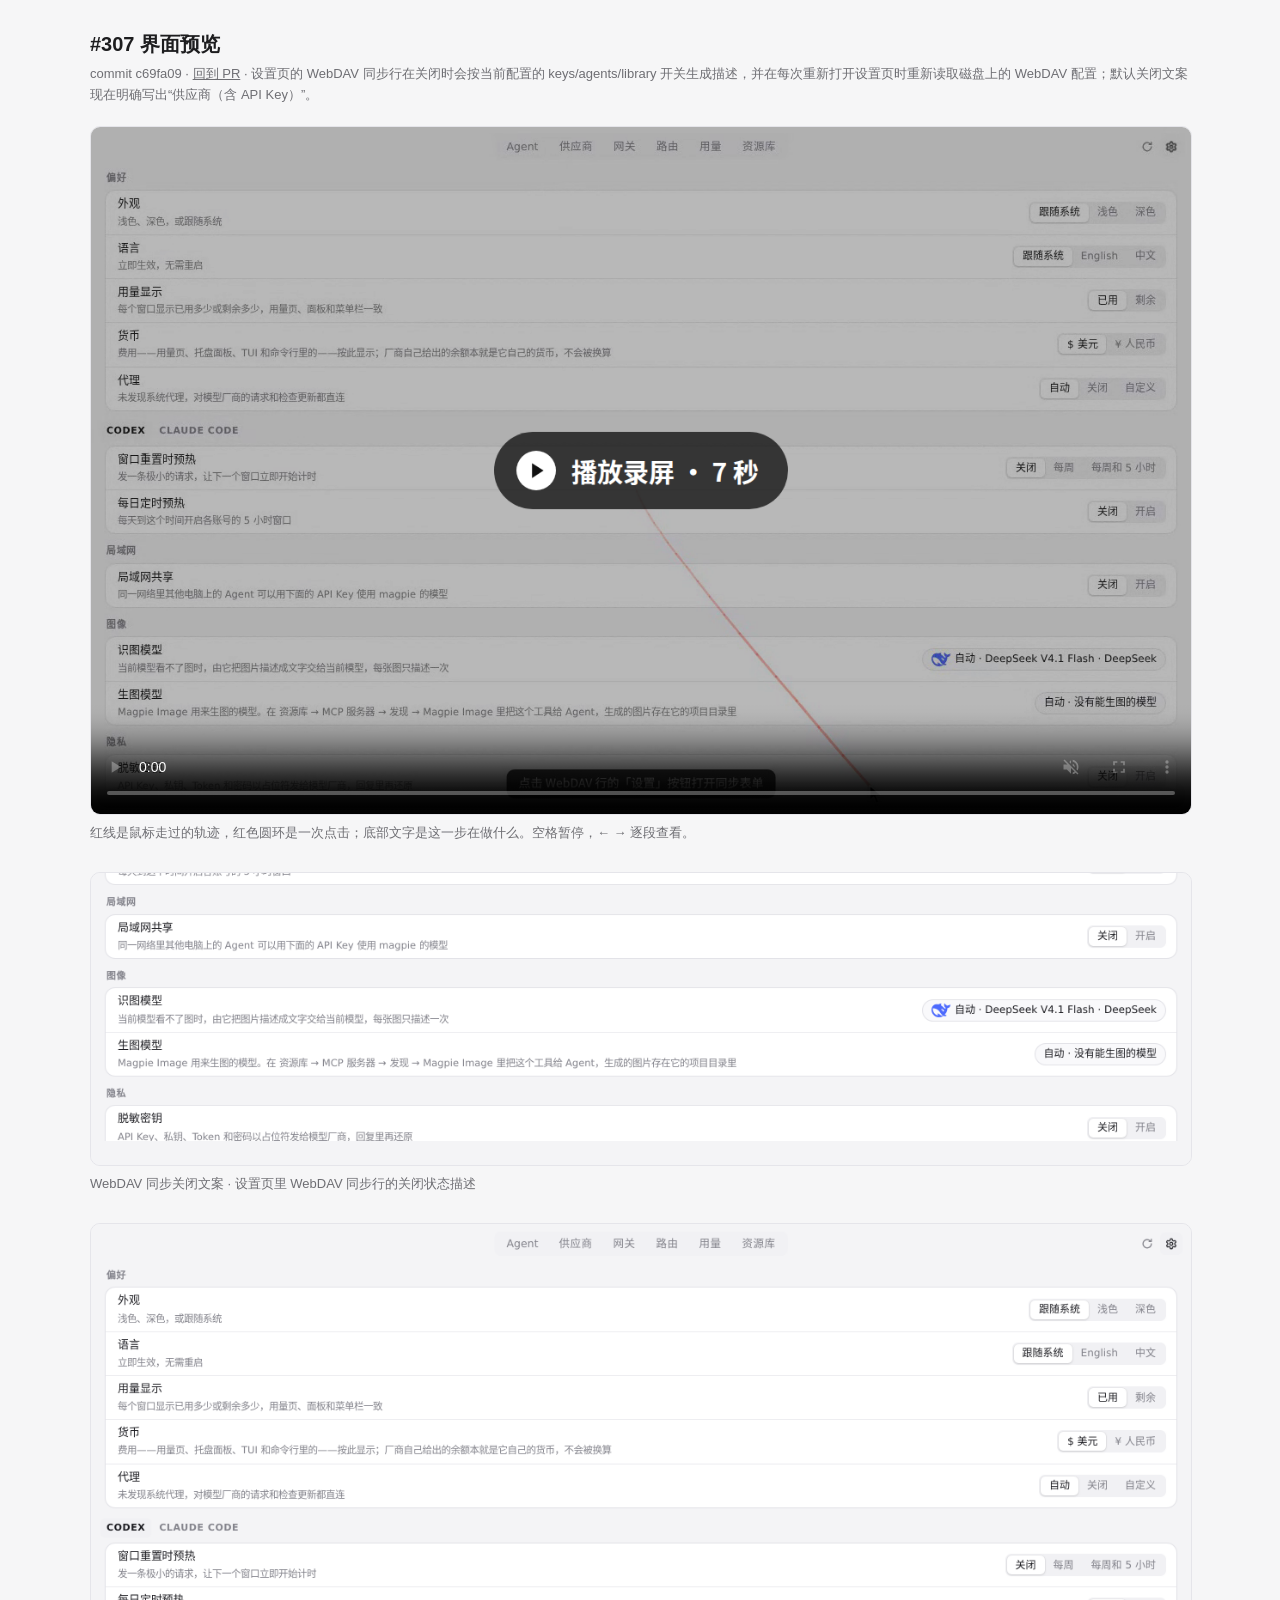
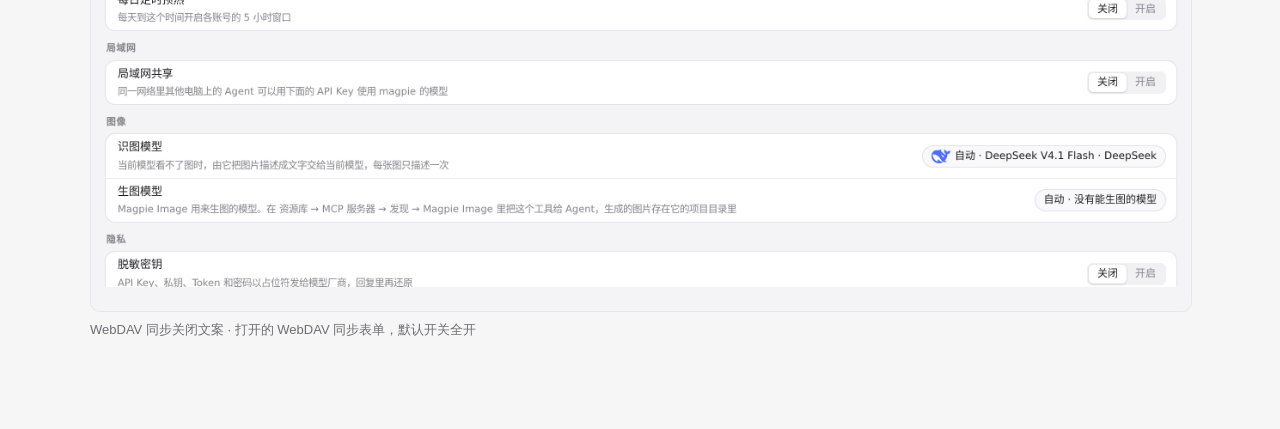
<file: pr-307/c69fa09/index.html>
<!doctype html><html lang="zh"><meta charset="utf-8"><meta name="viewport" content="width=device-width,initial-scale=1">
<title>#307 界面预览 · c69fa09</title>
<style>:root{color-scheme:light dark;--bg:#f6f6f7;--fg:#1d1d1f;--muted:#6e6e73;--card:#fff;--line:#e5e5ea}
@media (prefers-color-scheme:dark){:root{--bg:#111113;--fg:#f2f2f4;--muted:#9a9aa0;--card:#1c1c1f;--line:#2c2c30}}
body{margin:0;background:var(--bg);color:var(--fg);font:15px/1.6 -apple-system,"Segoe UI","PingFang SC","Noto Sans CJK SC",sans-serif}
main{max-width:1100px;margin:0 auto;padding:28px 16px 60px}h1{font-size:20px;margin:0 0 4px}.m{color:var(--muted);font-size:13px;margin:0 0 20px}
video,img{display:block;width:100%;border-radius:10px;border:1px solid var(--line);background:var(--card)}figure{margin:0 0 28px}figcaption{color:var(--muted);font-size:13px;margin-top:8px}
a{color:inherit}</style>
<main><h1>#307 界面预览</h1><p class="m">commit c69fa09 · <a href="https://github.com/yetone/magpie/pull/307">回到 PR</a> · 设置页的 WebDAV 同步行在关闭时会按当前配置的 keys/agents/library 开关生成描述，并在每次重新打开设置页时重新读取磁盘上的 WebDAV 配置；默认关闭文案现在明确写出“供应商（含 API Key）”。</p>
<figure><video src="preview.mp4" controls autoplay muted playsinline poster="poster.png"></video><figcaption>红线是鼠标走过的轨迹，红色圆环是一次点击；底部文字是这一步在做什么。空格暂停，← → 逐段查看。</figcaption></figure>
<figure><img src="01-settings-sync-row.png" alt="设置页里 WebDAV 同步行的关闭状态描述"><figcaption>WebDAV 同步关闭文案 · 设置页里 WebDAV 同步行的关闭状态描述</figcaption></figure>
<figure><img src="02-settings-sync-form.png" alt="打开的 WebDAV 同步表单，默认开关全开"><figcaption>WebDAV 同步关闭文案 · 打开的 WebDAV 同步表单，默认开关全开</figcaption></figure>
</main></html>
</file>
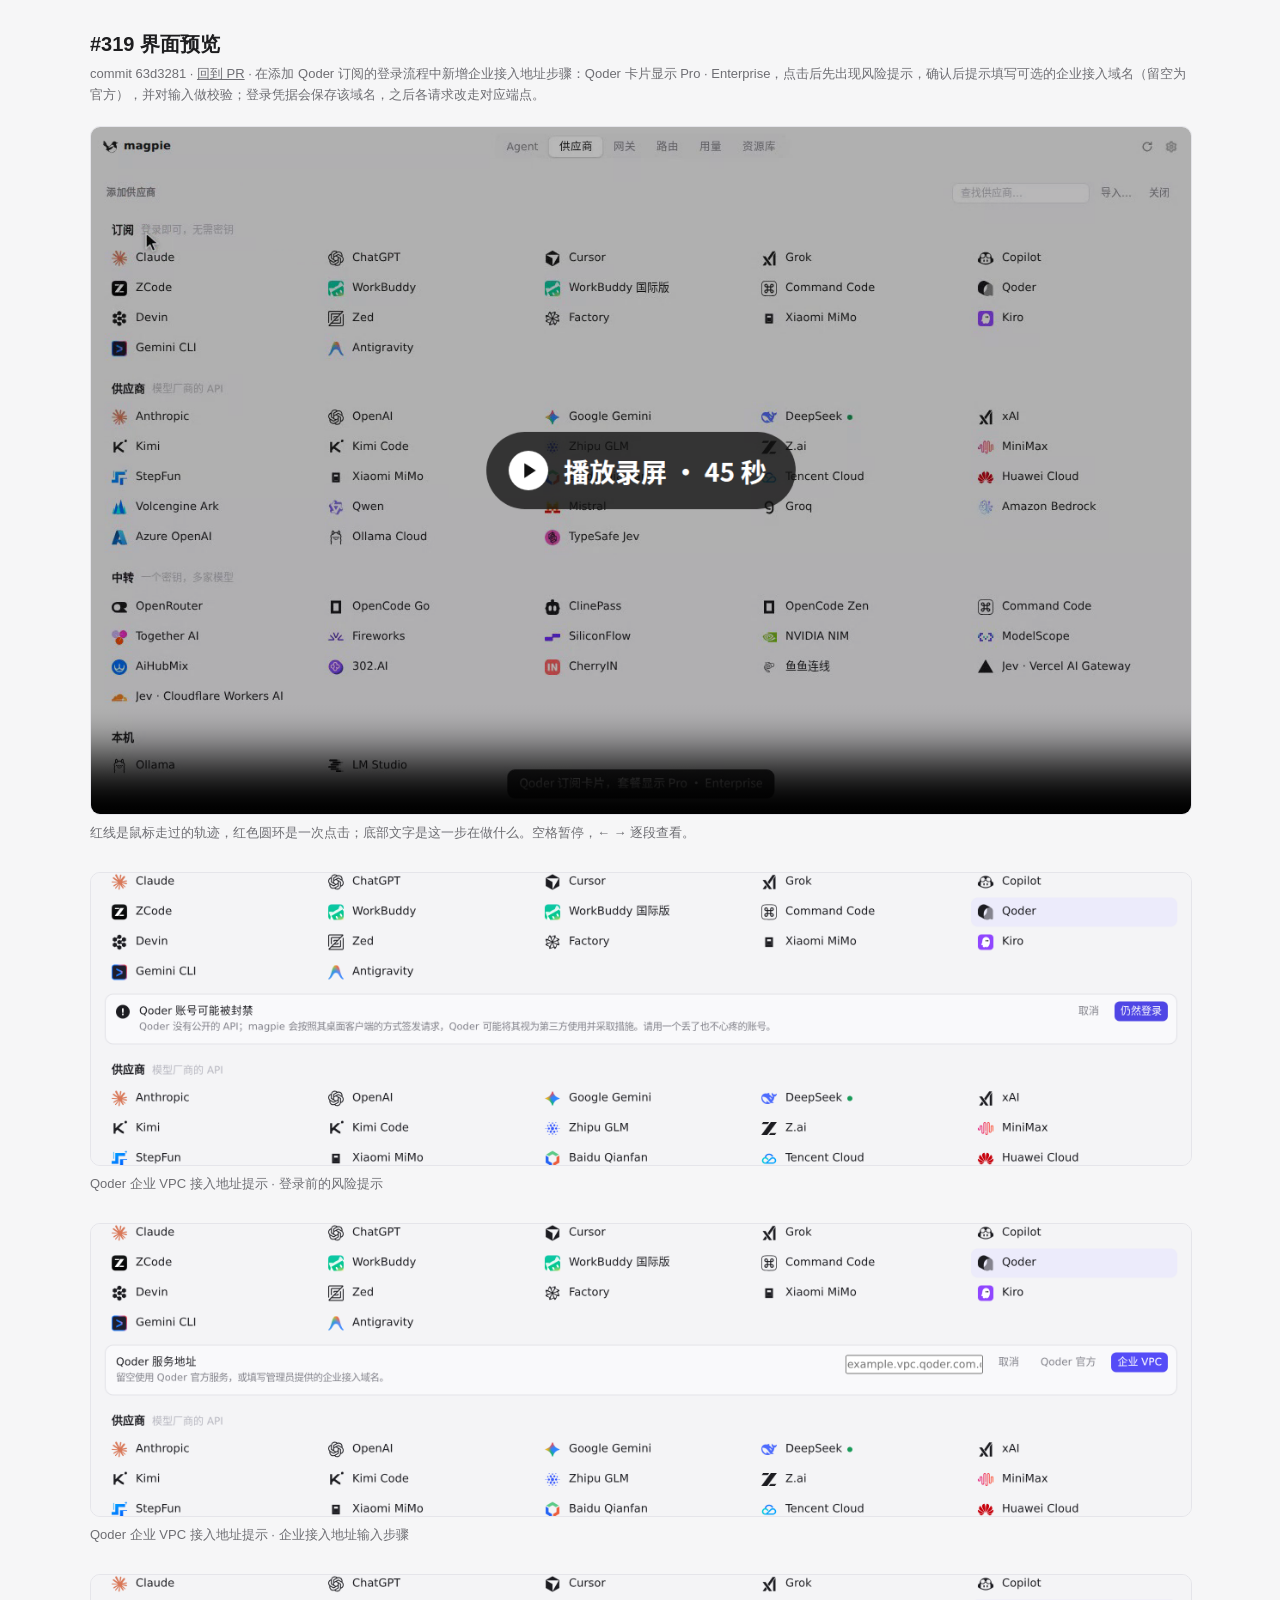
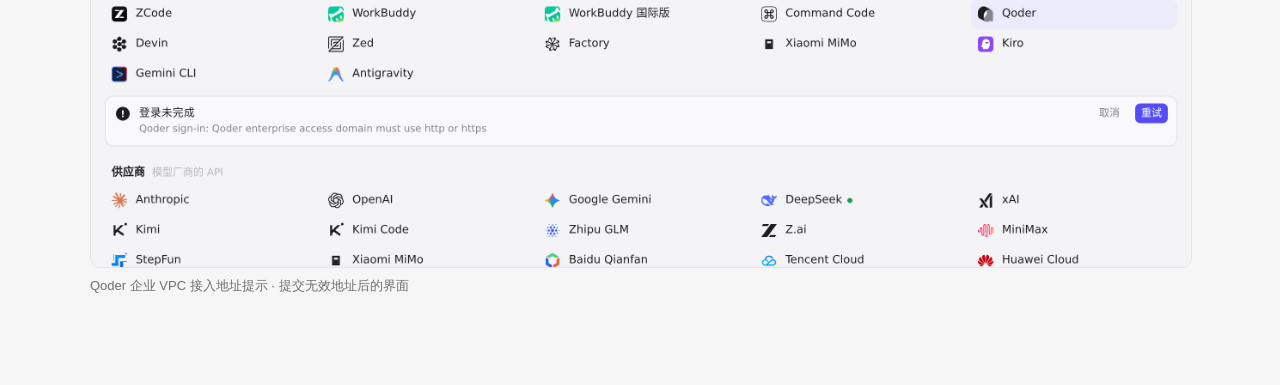
<file: pr-319/63d3281/index.html>
<!doctype html><html lang="zh"><meta charset="utf-8"><meta name="viewport" content="width=device-width,initial-scale=1">
<title>#319 界面预览 · 63d3281</title>
<style>:root{color-scheme:light dark;--bg:#f6f6f7;--fg:#1d1d1f;--muted:#6e6e73;--card:#fff;--line:#e5e5ea}
@media (prefers-color-scheme:dark){:root{--bg:#111113;--fg:#f2f2f4;--muted:#9a9aa0;--card:#1c1c1f;--line:#2c2c30}}
body{margin:0;background:var(--bg);color:var(--fg);font:15px/1.6 -apple-system,"Segoe UI","PingFang SC","Noto Sans CJK SC",sans-serif}
main{max-width:1100px;margin:0 auto;padding:28px 16px 60px}h1{font-size:20px;margin:0 0 4px}.m{color:var(--muted);font-size:13px;margin:0 0 20px}
video,img{display:block;width:100%;border-radius:10px;border:1px solid var(--line);background:var(--card)}figure{margin:0 0 28px}figcaption{color:var(--muted);font-size:13px;margin-top:8px}
a{color:inherit}</style>
<main><h1>#319 界面预览</h1><p class="m">commit 63d3281 · <a href="https://github.com/yetone/magpie/pull/319">回到 PR</a> · 在添加 Qoder 订阅的登录流程中新增企业接入地址步骤：Qoder 卡片显示 Pro · Enterprise，点击后先出现风险提示，确认后提示填写可选的企业接入域名（留空为官方），并对输入做校验；登录凭据会保存该域名，之后各请求改走对应端点。</p>
<figure><video src="preview.mp4" controls autoplay muted playsinline poster="poster.png"></video><figcaption>红线是鼠标走过的轨迹，红色圆环是一次点击；底部文字是这一步在做什么。空格暂停，← → 逐段查看。</figcaption></figure>
<figure><img src="02-qoder-risk-prompt.png" alt="登录前的风险提示"><figcaption>Qoder 企业 VPC 接入地址提示 · 登录前的风险提示</figcaption></figure>
<figure><img src="03-qoder-endpoint-prompt.png" alt="企业接入地址输入步骤"><figcaption>Qoder 企业 VPC 接入地址提示 · 企业接入地址输入步骤</figcaption></figure>
<figure><img src="04-qoder-endpoint-invalid.png" alt="提交无效地址后的界面"><figcaption>Qoder 企业 VPC 接入地址提示 · 提交无效地址后的界面</figcaption></figure>
</main></html>
</file>
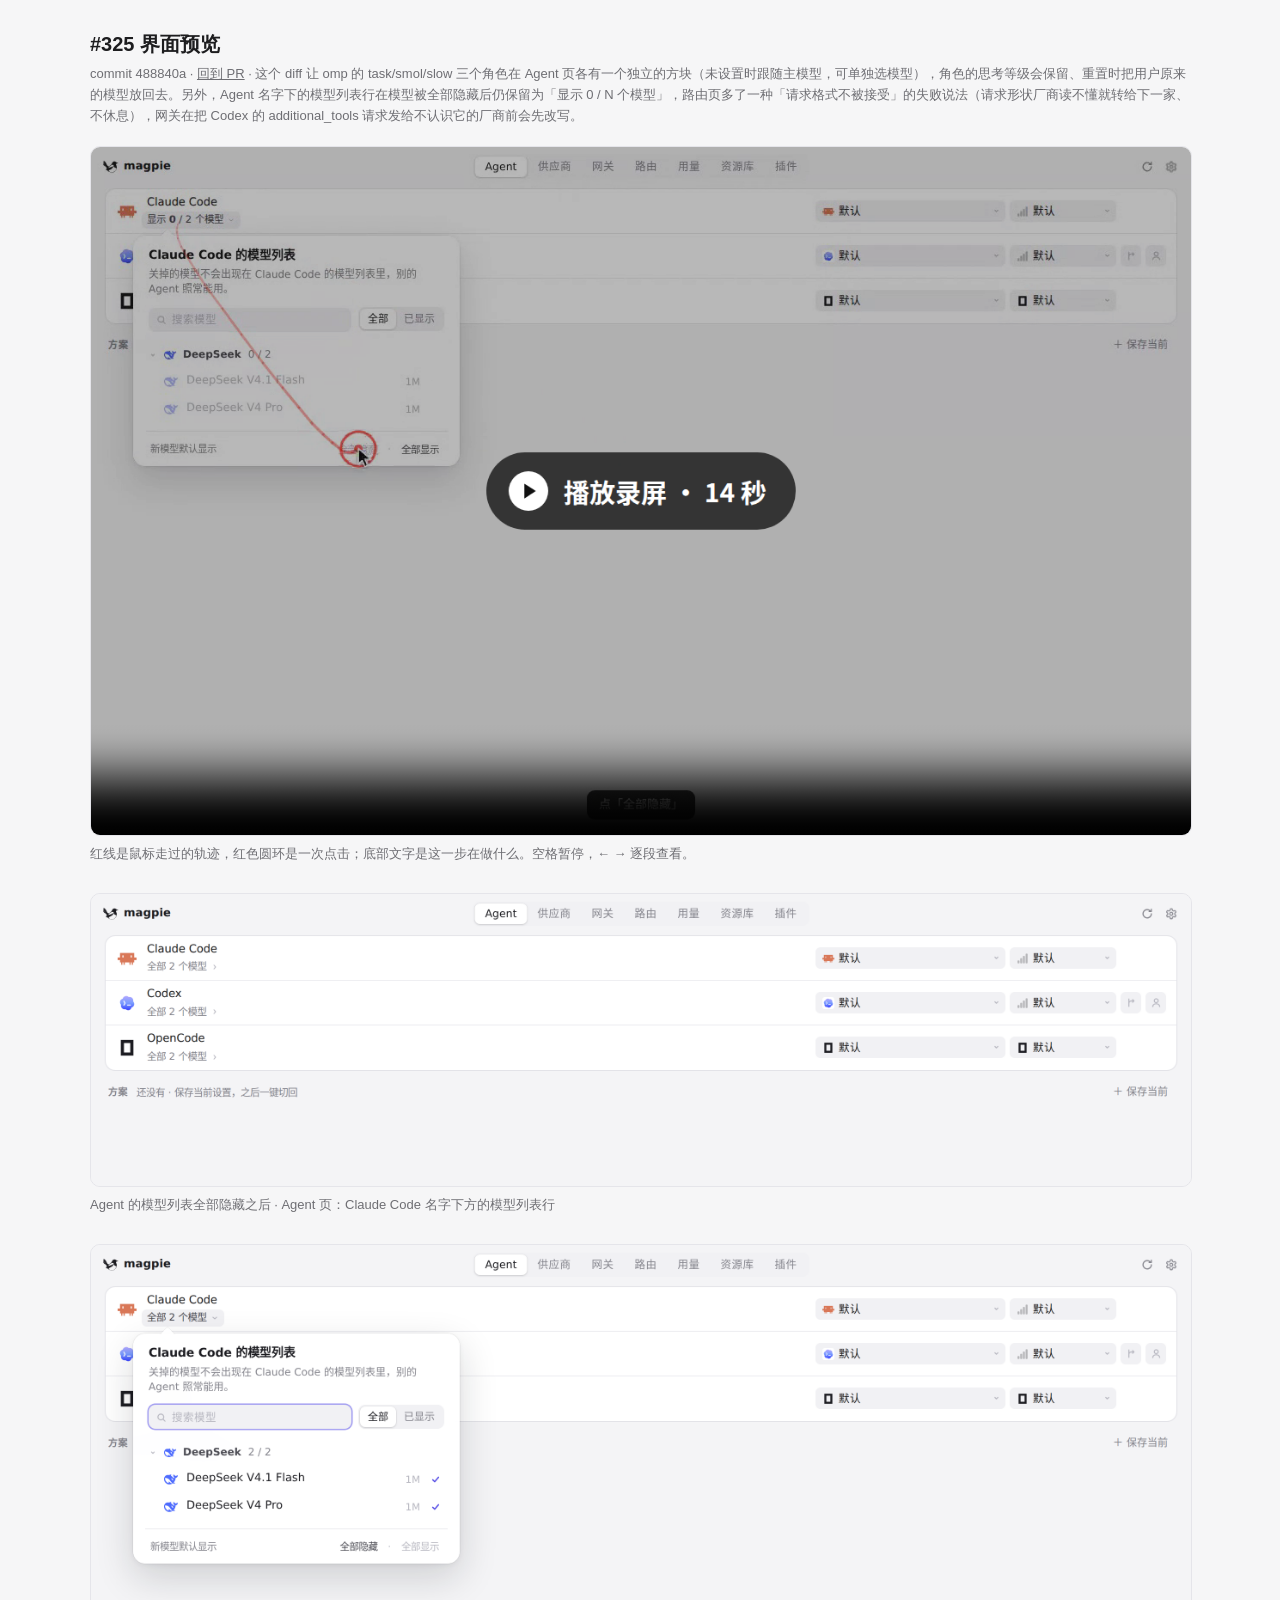
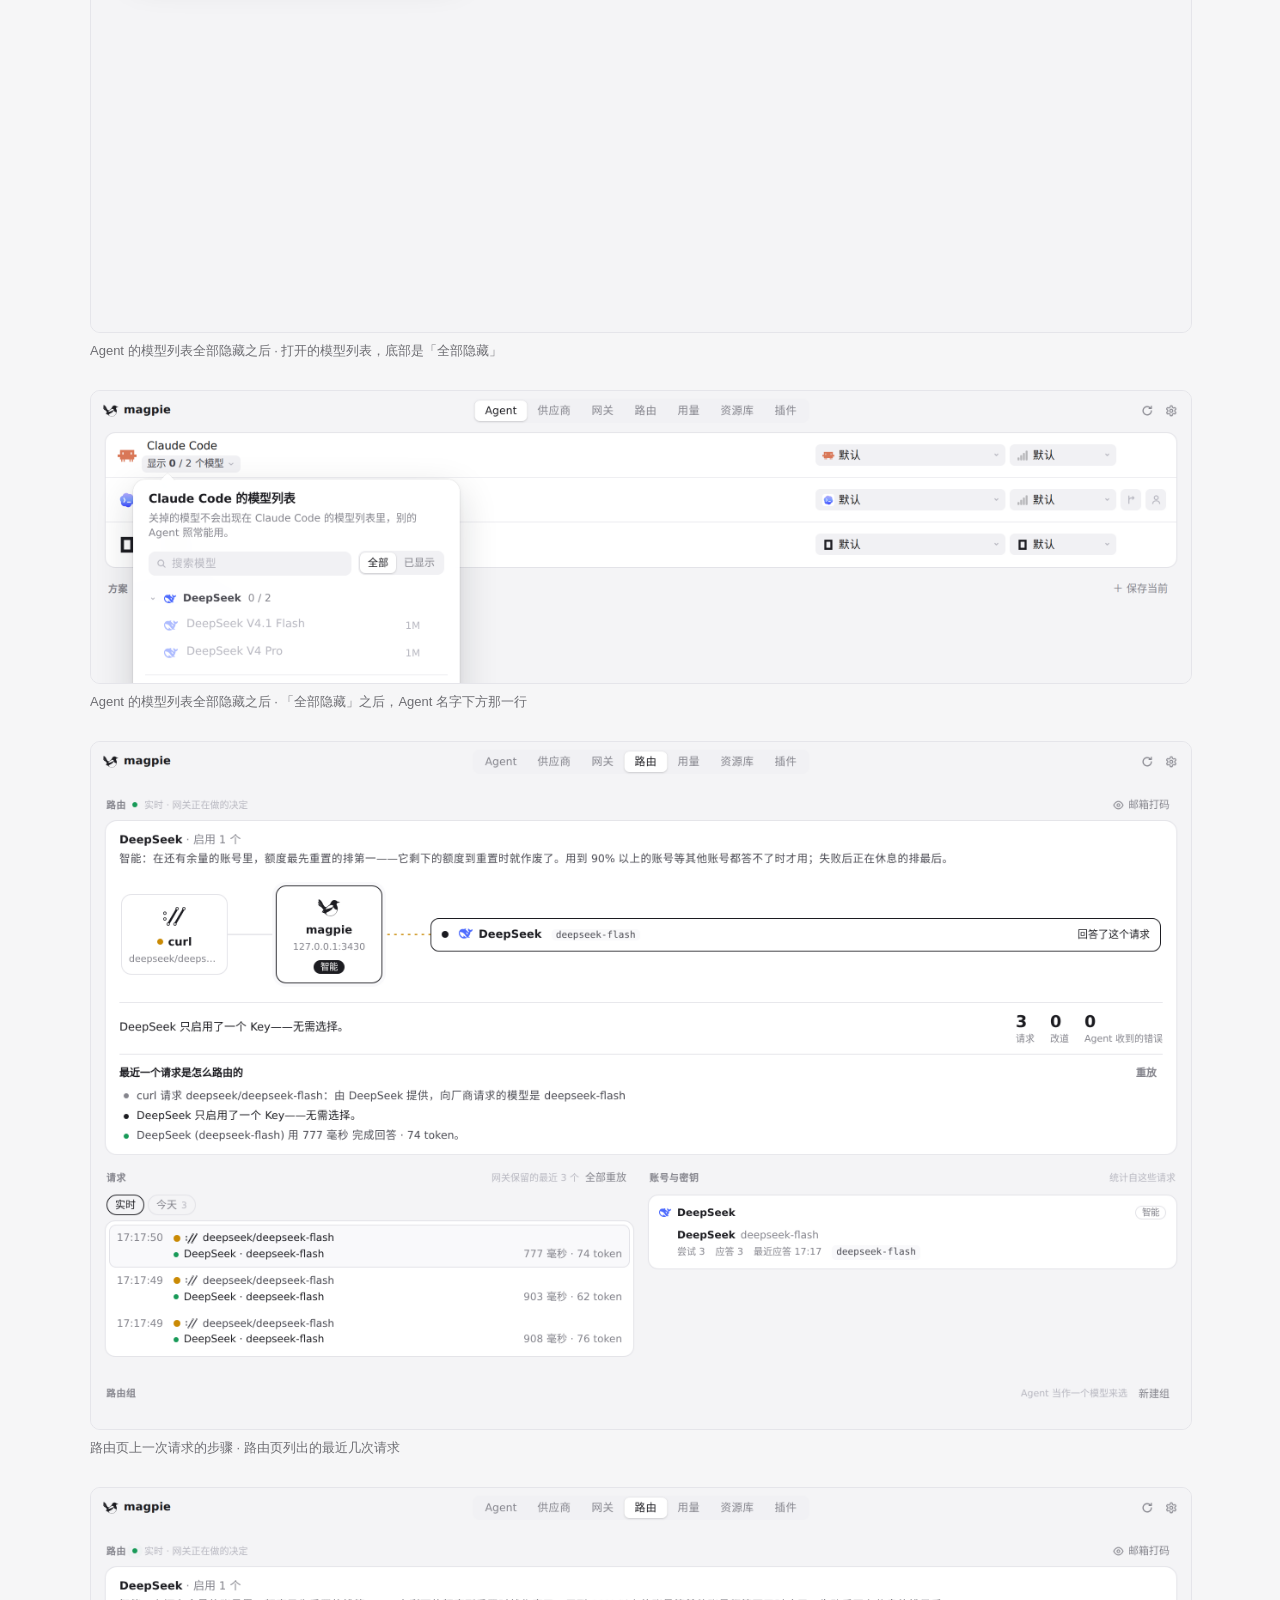
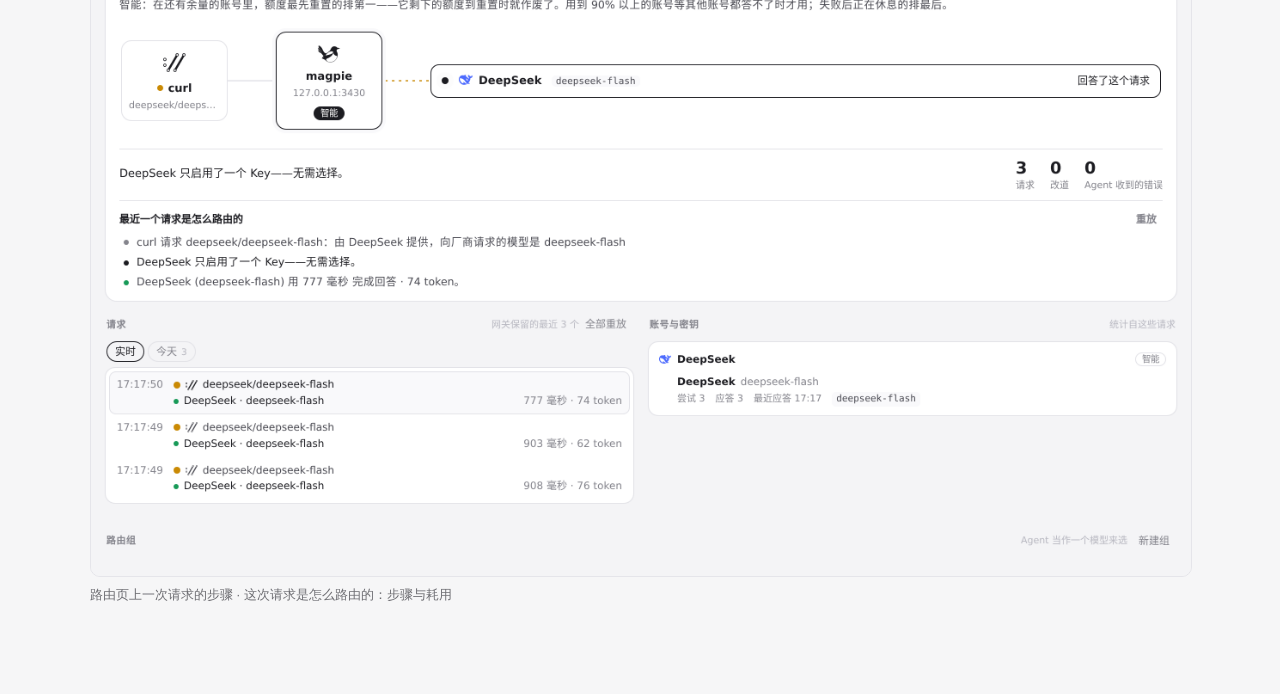
<file: pr-325/488840a/index.html>
<!doctype html><html lang="zh"><meta charset="utf-8"><meta name="viewport" content="width=device-width,initial-scale=1">
<title>#325 界面预览 · 488840a</title>
<style>:root{color-scheme:light dark;--bg:#f6f6f7;--fg:#1d1d1f;--muted:#6e6e73;--card:#fff;--line:#e5e5ea}
@media (prefers-color-scheme:dark){:root{--bg:#111113;--fg:#f2f2f4;--muted:#9a9aa0;--card:#1c1c1f;--line:#2c2c30}}
body{margin:0;background:var(--bg);color:var(--fg);font:15px/1.6 -apple-system,"Segoe UI","PingFang SC","Noto Sans CJK SC",sans-serif}
main{max-width:1100px;margin:0 auto;padding:28px 16px 60px}h1{font-size:20px;margin:0 0 4px}.m{color:var(--muted);font-size:13px;margin:0 0 20px}
video,img{display:block;width:100%;border-radius:10px;border:1px solid var(--line);background:var(--card)}figure{margin:0 0 28px}figcaption{color:var(--muted);font-size:13px;margin-top:8px}
a{color:inherit}</style>
<main><h1>#325 界面预览</h1><p class="m">commit 488840a · <a href="https://github.com/yetone/magpie/pull/325">回到 PR</a> · 这个 diff 让 omp 的 task/smol/slow 三个角色在 Agent 页各有一个独立的方块（未设置时跟随主模型，可单独选模型），角色的思考等级会保留、重置时把用户原来的模型放回去。另外，Agent 名字下的模型列表行在模型被全部隐藏后仍保留为「显示 0 / N 个模型」，路由页多了一种「请求格式不被接受」的失败说法（请求形状厂商读不懂就转给下一家、不休息），网关在把 Codex 的 additional_tools 请求发给不认识它的厂商前会先改写。</p>
<figure><video src="preview.mp4" controls autoplay muted playsinline poster="poster.png"></video><figcaption>红线是鼠标走过的轨迹，红色圆环是一次点击；底部文字是这一步在做什么。空格暂停，← → 逐段查看。</figcaption></figure>
<figure><img src="01-agents-model-line.png" alt="Agent 页：Claude Code 名字下方的模型列表行"><figcaption>Agent 的模型列表全部隐藏之后 · Agent 页：Claude Code 名字下方的模型列表行</figcaption></figure>
<figure><img src="02-models-list-open.png" alt="打开的模型列表，底部是「全部隐藏」"><figcaption>Agent 的模型列表全部隐藏之后 · 打开的模型列表，底部是「全部隐藏」</figcaption></figure>
<figure><img src="03-line-after-hide-all.png" alt="「全部隐藏」之后，Agent 名字下方那一行"><figcaption>Agent 的模型列表全部隐藏之后 · 「全部隐藏」之后，Agent 名字下方那一行</figcaption></figure>
<figure><img src="04-routing-requests.png" alt="路由页列出的最近几次请求"><figcaption>路由页上一次请求的步骤 · 路由页列出的最近几次请求</figcaption></figure>
<figure><img src="05-routing-steps.png" alt="这次请求是怎么路由的：步骤与耗用"><figcaption>路由页上一次请求的步骤 · 这次请求是怎么路由的：步骤与耗用</figcaption></figure>
</main></html>
</file>
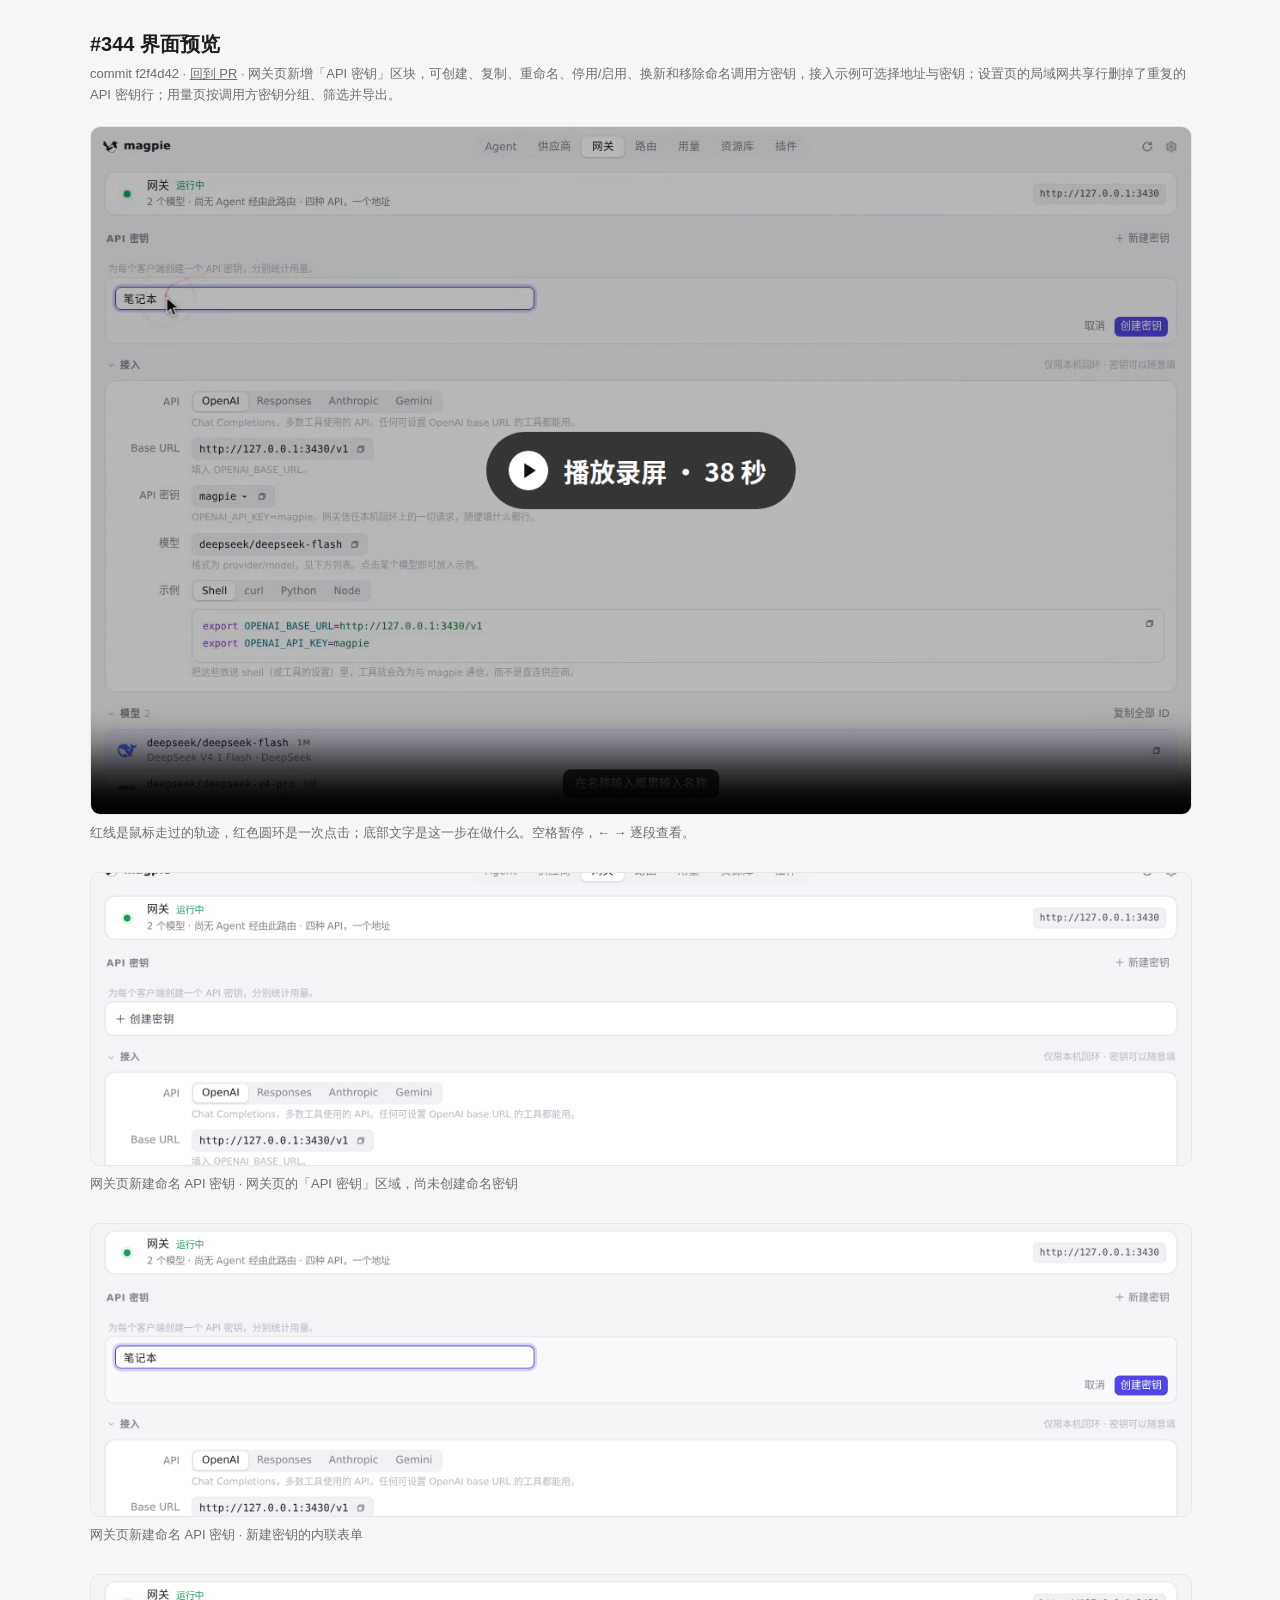
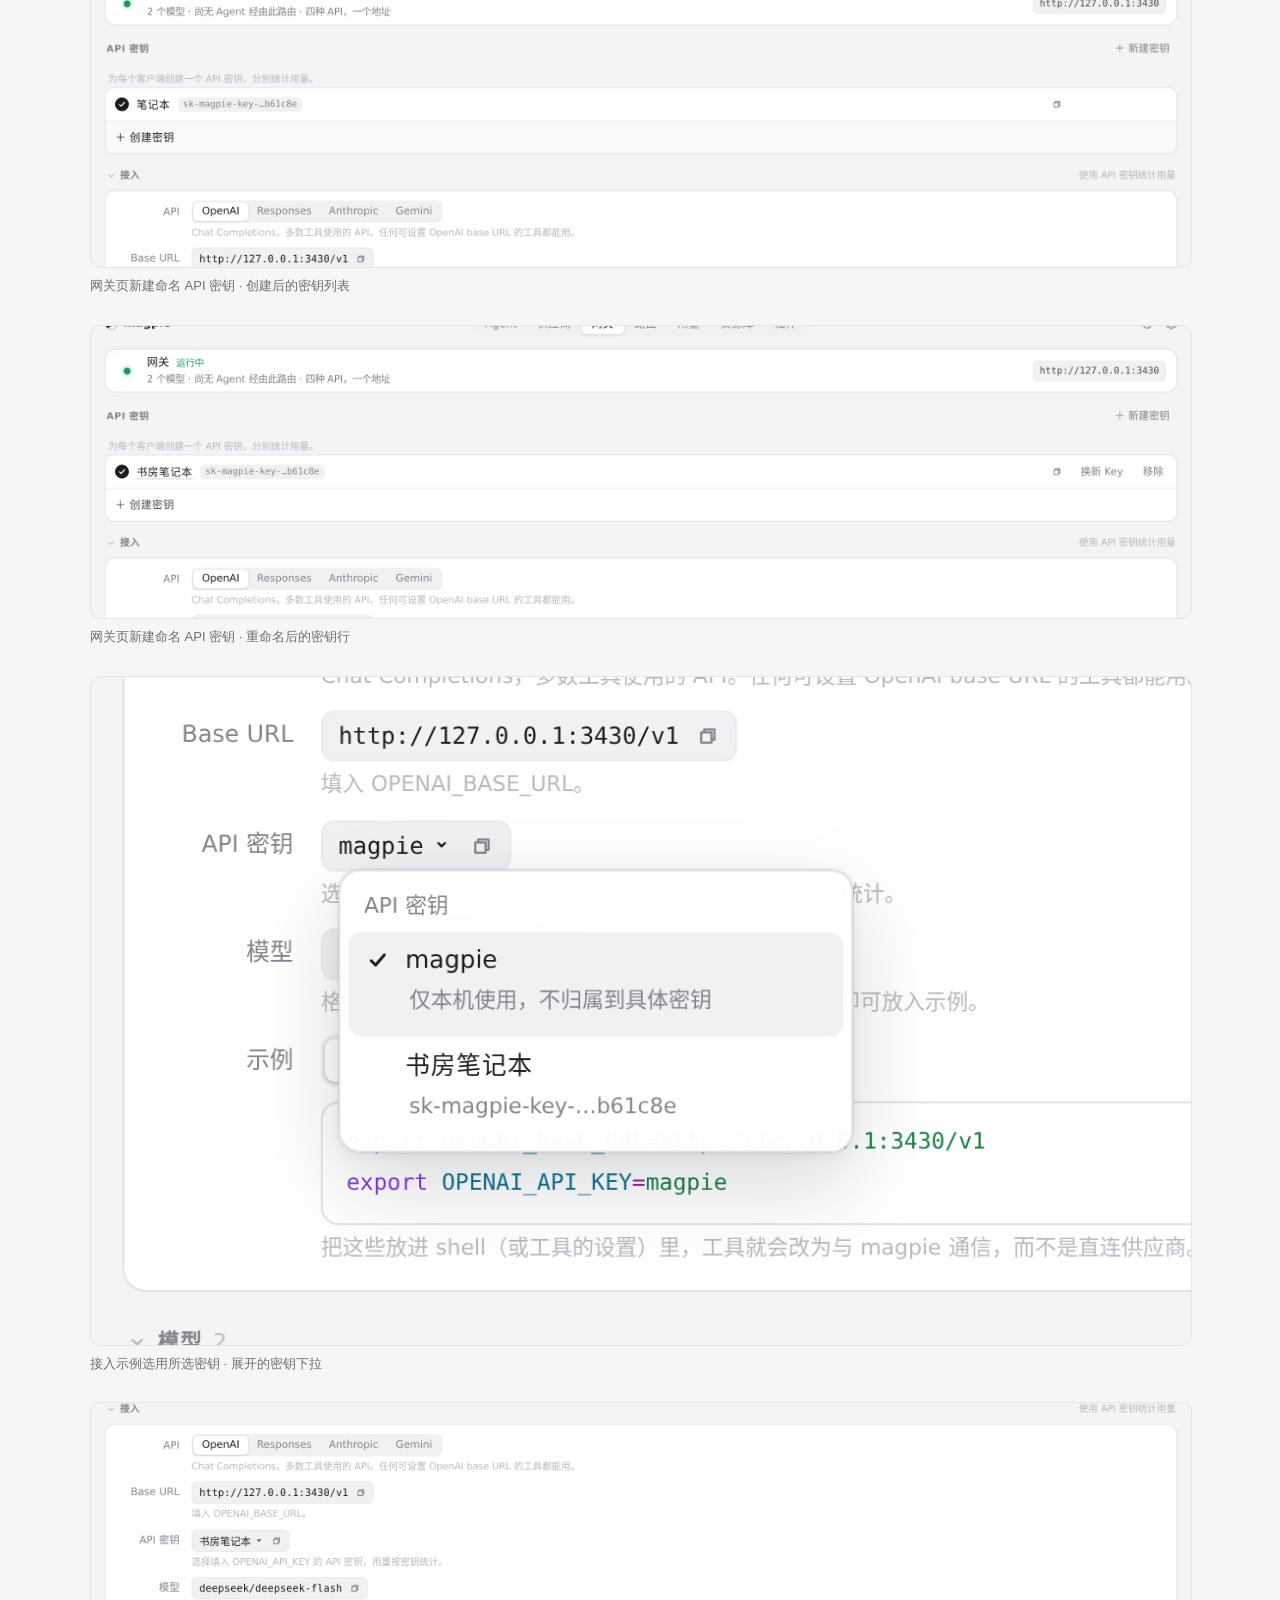
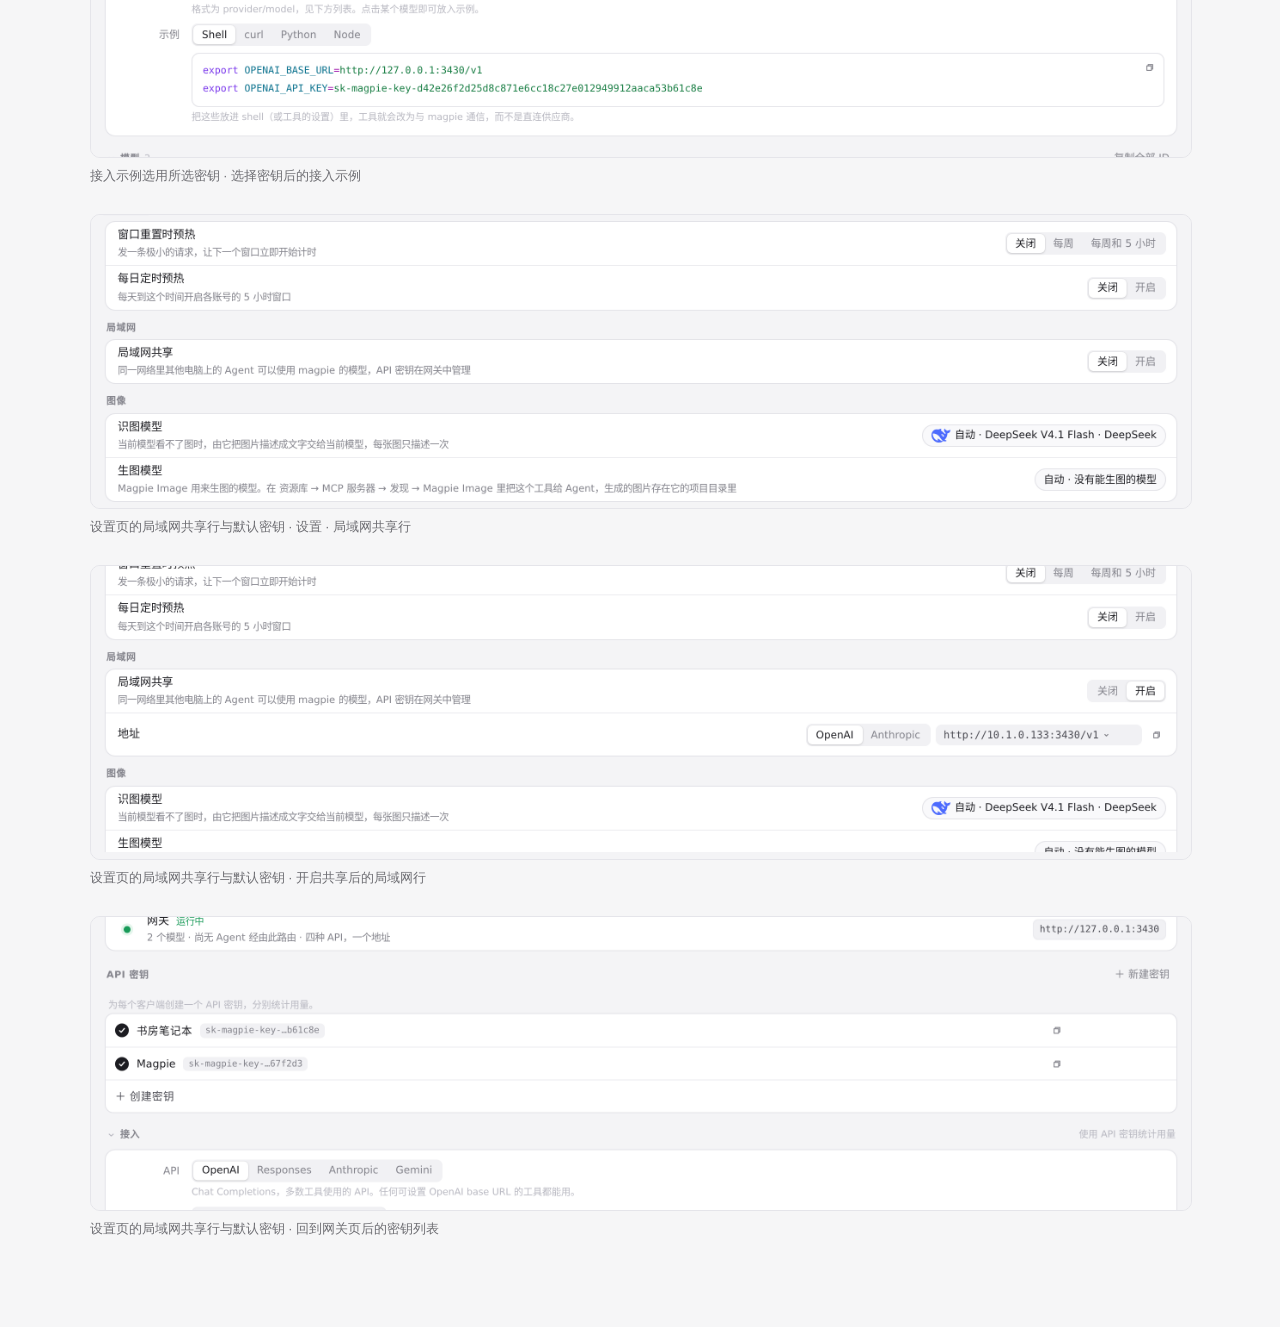
<file: pr-344/f2f4d42/index.html>
<!doctype html><html lang="zh"><meta charset="utf-8"><meta name="viewport" content="width=device-width,initial-scale=1">
<title>#344 界面预览 · f2f4d42</title>
<style>:root{color-scheme:light dark;--bg:#f6f6f7;--fg:#1d1d1f;--muted:#6e6e73;--card:#fff;--line:#e5e5ea}
@media (prefers-color-scheme:dark){:root{--bg:#111113;--fg:#f2f2f4;--muted:#9a9aa0;--card:#1c1c1f;--line:#2c2c30}}
body{margin:0;background:var(--bg);color:var(--fg);font:15px/1.6 -apple-system,"Segoe UI","PingFang SC","Noto Sans CJK SC",sans-serif}
main{max-width:1100px;margin:0 auto;padding:28px 16px 60px}h1{font-size:20px;margin:0 0 4px}.m{color:var(--muted);font-size:13px;margin:0 0 20px}
video,img{display:block;width:100%;border-radius:10px;border:1px solid var(--line);background:var(--card)}figure{margin:0 0 28px}figcaption{color:var(--muted);font-size:13px;margin-top:8px}
a{color:inherit}</style>
<main><h1>#344 界面预览</h1><p class="m">commit f2f4d42 · <a href="https://github.com/yetone/magpie/pull/344">回到 PR</a> · 网关页新增「API 密钥」区块，可创建、复制、重命名、停用/启用、换新和移除命名调用方密钥，接入示例可选择地址与密钥；设置页的局域网共享行删掉了重复的 API 密钥行；用量页按调用方密钥分组、筛选并导出。</p>
<figure><video src="preview.mp4" controls autoplay muted playsinline poster="poster.png"></video><figcaption>红线是鼠标走过的轨迹，红色圆环是一次点击；底部文字是这一步在做什么。空格暂停，← → 逐段查看。</figcaption></figure>
<figure><img src="01-gateway-keys-before.png" alt="网关页的「API 密钥」区域，尚未创建命名密钥"><figcaption>网关页新建命名 API 密钥 · 网关页的「API 密钥」区域，尚未创建命名密钥</figcaption></figure>
<figure><img src="02-gateway-key-form.png" alt="新建密钥的内联表单"><figcaption>网关页新建命名 API 密钥 · 新建密钥的内联表单</figcaption></figure>
<figure><img src="03-gateway-keys-created.png" alt="创建后的密钥列表"><figcaption>网关页新建命名 API 密钥 · 创建后的密钥列表</figcaption></figure>
<figure><img src="04-gateway-key-renamed.png" alt="重命名后的密钥行"><figcaption>网关页新建命名 API 密钥 · 重命名后的密钥行</figcaption></figure>
<figure><img src="05-connect-key-menu.png" alt="展开的密钥下拉"><figcaption>接入示例选用所选密钥 · 展开的密钥下拉</figcaption></figure>
<figure><img src="06-connect-snippet.png" alt="选择密钥后的接入示例"><figcaption>接入示例选用所选密钥 · 选择密钥后的接入示例</figcaption></figure>
<figure><img src="07-settings-lan-row.png" alt="设置 · 局域网共享行"><figcaption>设置页的局域网共享行与默认密钥 · 设置 · 局域网共享行</figcaption></figure>
<figure><img src="08-settings-lan-shared.png" alt="开启共享后的局域网行"><figcaption>设置页的局域网共享行与默认密钥 · 开启共享后的局域网行</figcaption></figure>
<figure><img src="09-gateway-lan-key.png" alt="回到网关页后的密钥列表"><figcaption>设置页的局域网共享行与默认密钥 · 回到网关页后的密钥列表</figcaption></figure>
</main></html>
</file>
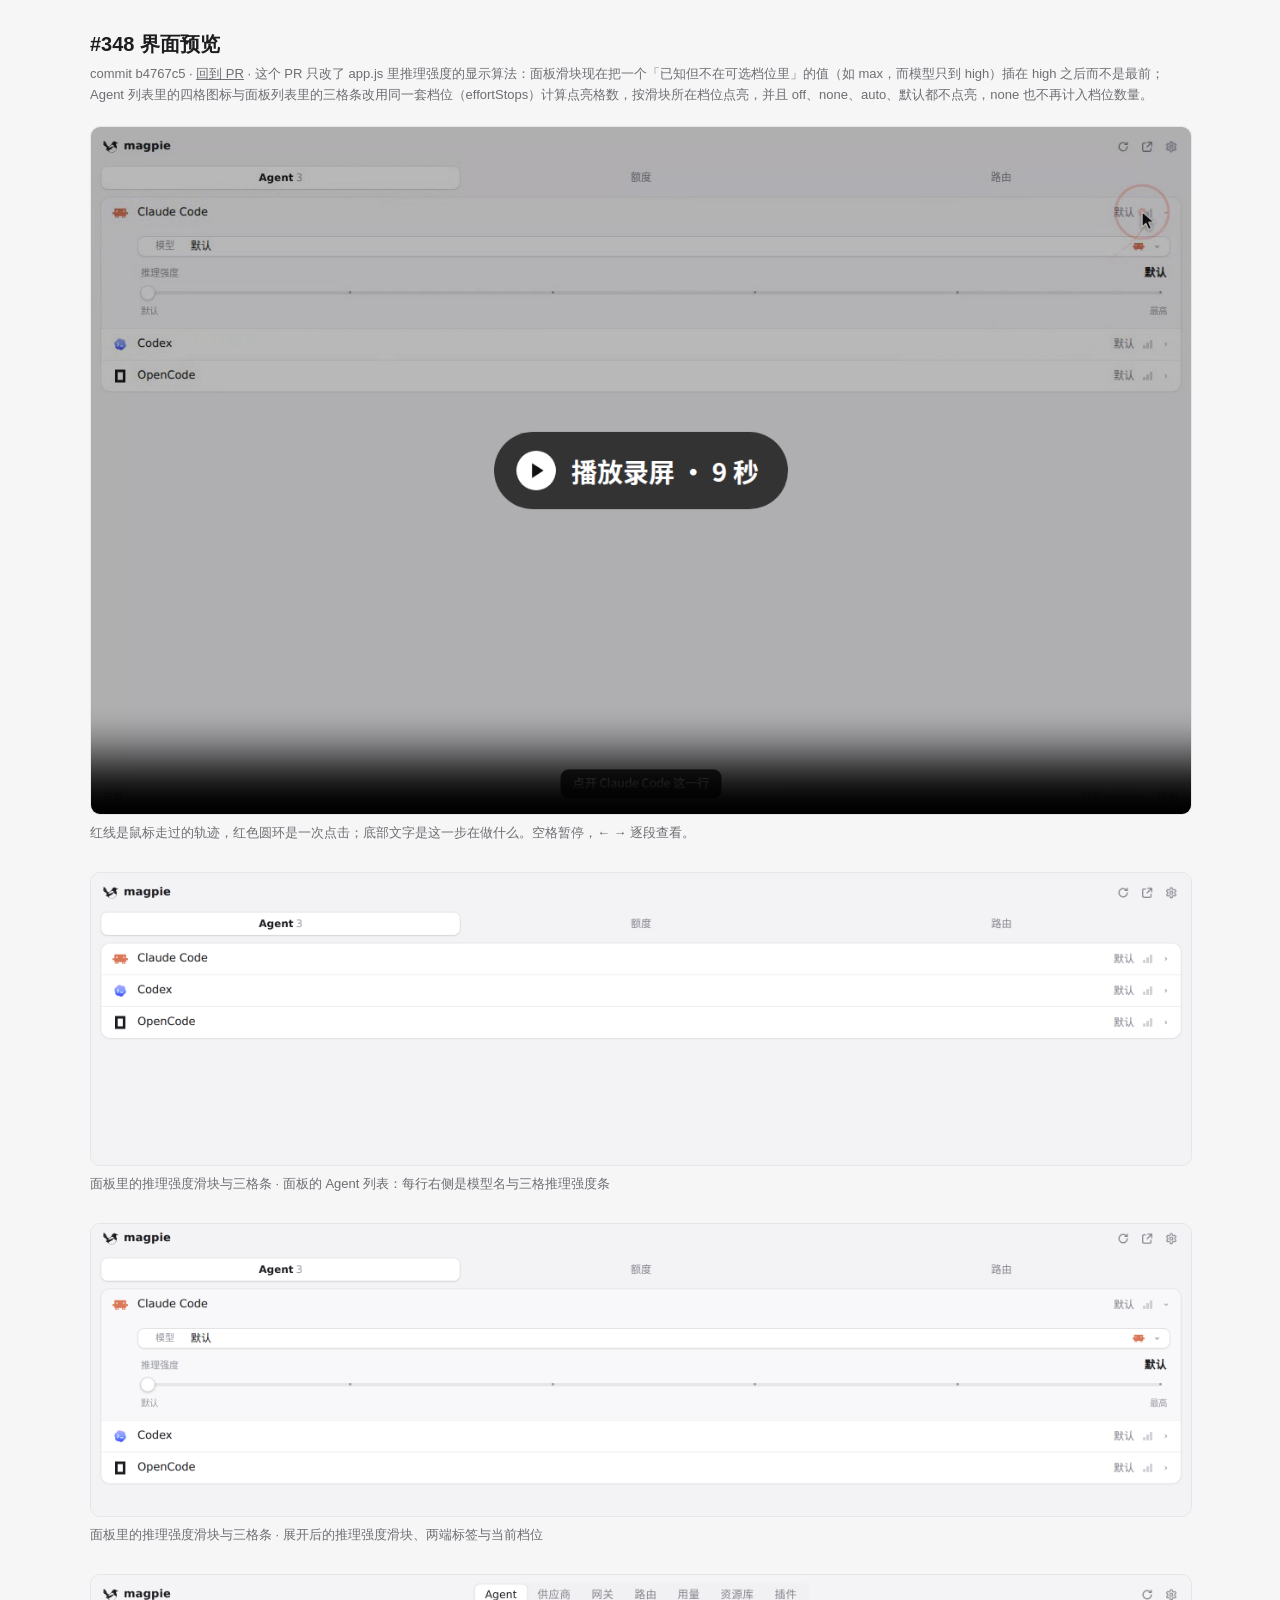
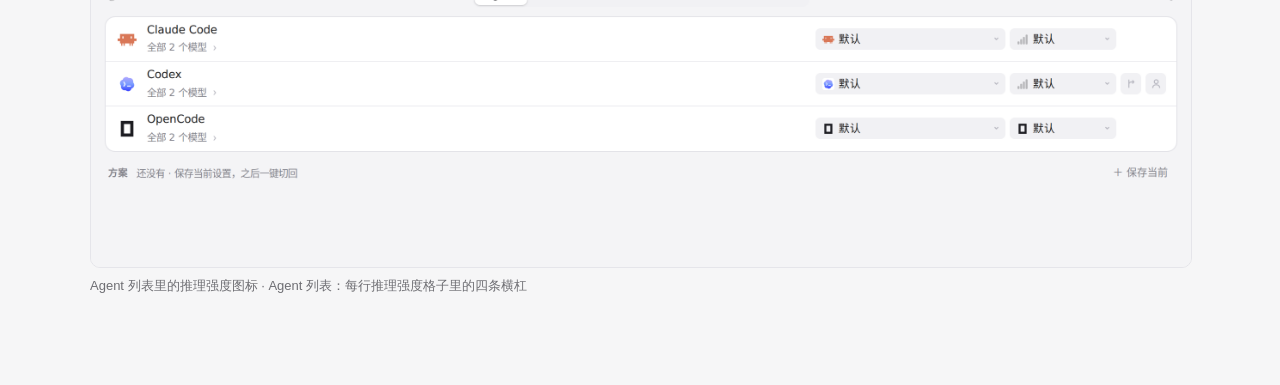
<file: pr-348/b4767c5/index.html>
<!doctype html><html lang="zh"><meta charset="utf-8"><meta name="viewport" content="width=device-width,initial-scale=1">
<title>#348 界面预览 · b4767c5</title>
<style>:root{color-scheme:light dark;--bg:#f6f6f7;--fg:#1d1d1f;--muted:#6e6e73;--card:#fff;--line:#e5e5ea}
@media (prefers-color-scheme:dark){:root{--bg:#111113;--fg:#f2f2f4;--muted:#9a9aa0;--card:#1c1c1f;--line:#2c2c30}}
body{margin:0;background:var(--bg);color:var(--fg);font:15px/1.6 -apple-system,"Segoe UI","PingFang SC","Noto Sans CJK SC",sans-serif}
main{max-width:1100px;margin:0 auto;padding:28px 16px 60px}h1{font-size:20px;margin:0 0 4px}.m{color:var(--muted);font-size:13px;margin:0 0 20px}
video,img{display:block;width:100%;border-radius:10px;border:1px solid var(--line);background:var(--card)}figure{margin:0 0 28px}figcaption{color:var(--muted);font-size:13px;margin-top:8px}
a{color:inherit}</style>
<main><h1>#348 界面预览</h1><p class="m">commit b4767c5 · <a href="https://github.com/yetone/magpie/pull/348">回到 PR</a> · 这个 PR 只改了 app.js 里推理强度的显示算法：面板滑块现在把一个「已知但不在可选档位里」的值（如 max，而模型只到 high）插在 high 之后而不是最前；Agent 列表里的四格图标与面板列表里的三格条改用同一套档位（effortStops）计算点亮格数，按滑块所在档位点亮，并且 off、none、auto、默认都不点亮，none 也不再计入档位数量。</p>
<figure><video src="preview.mp4" controls autoplay muted playsinline poster="poster.png"></video><figcaption>红线是鼠标走过的轨迹，红色圆环是一次点击；底部文字是这一步在做什么。空格暂停，← → 逐段查看。</figcaption></figure>
<figure><img src="01-panel-agent-list.png" alt="面板的 Agent 列表：每行右侧是模型名与三格推理强度条"><figcaption>面板里的推理强度滑块与三格条 · 面板的 Agent 列表：每行右侧是模型名与三格推理强度条</figcaption></figure>
<figure><img src="02-panel-effort-slider-opened.png" alt="展开后的推理强度滑块、两端标签与当前档位"><figcaption>面板里的推理强度滑块与三格条 · 展开后的推理强度滑块、两端标签与当前档位</figcaption></figure>
<figure><img src="03-agents-effort-icons.png" alt="Agent 列表：每行推理强度格子里的四条横杠"><figcaption>Agent 列表里的推理强度图标 · Agent 列表：每行推理强度格子里的四条横杠</figcaption></figure>
</main></html>
</file>
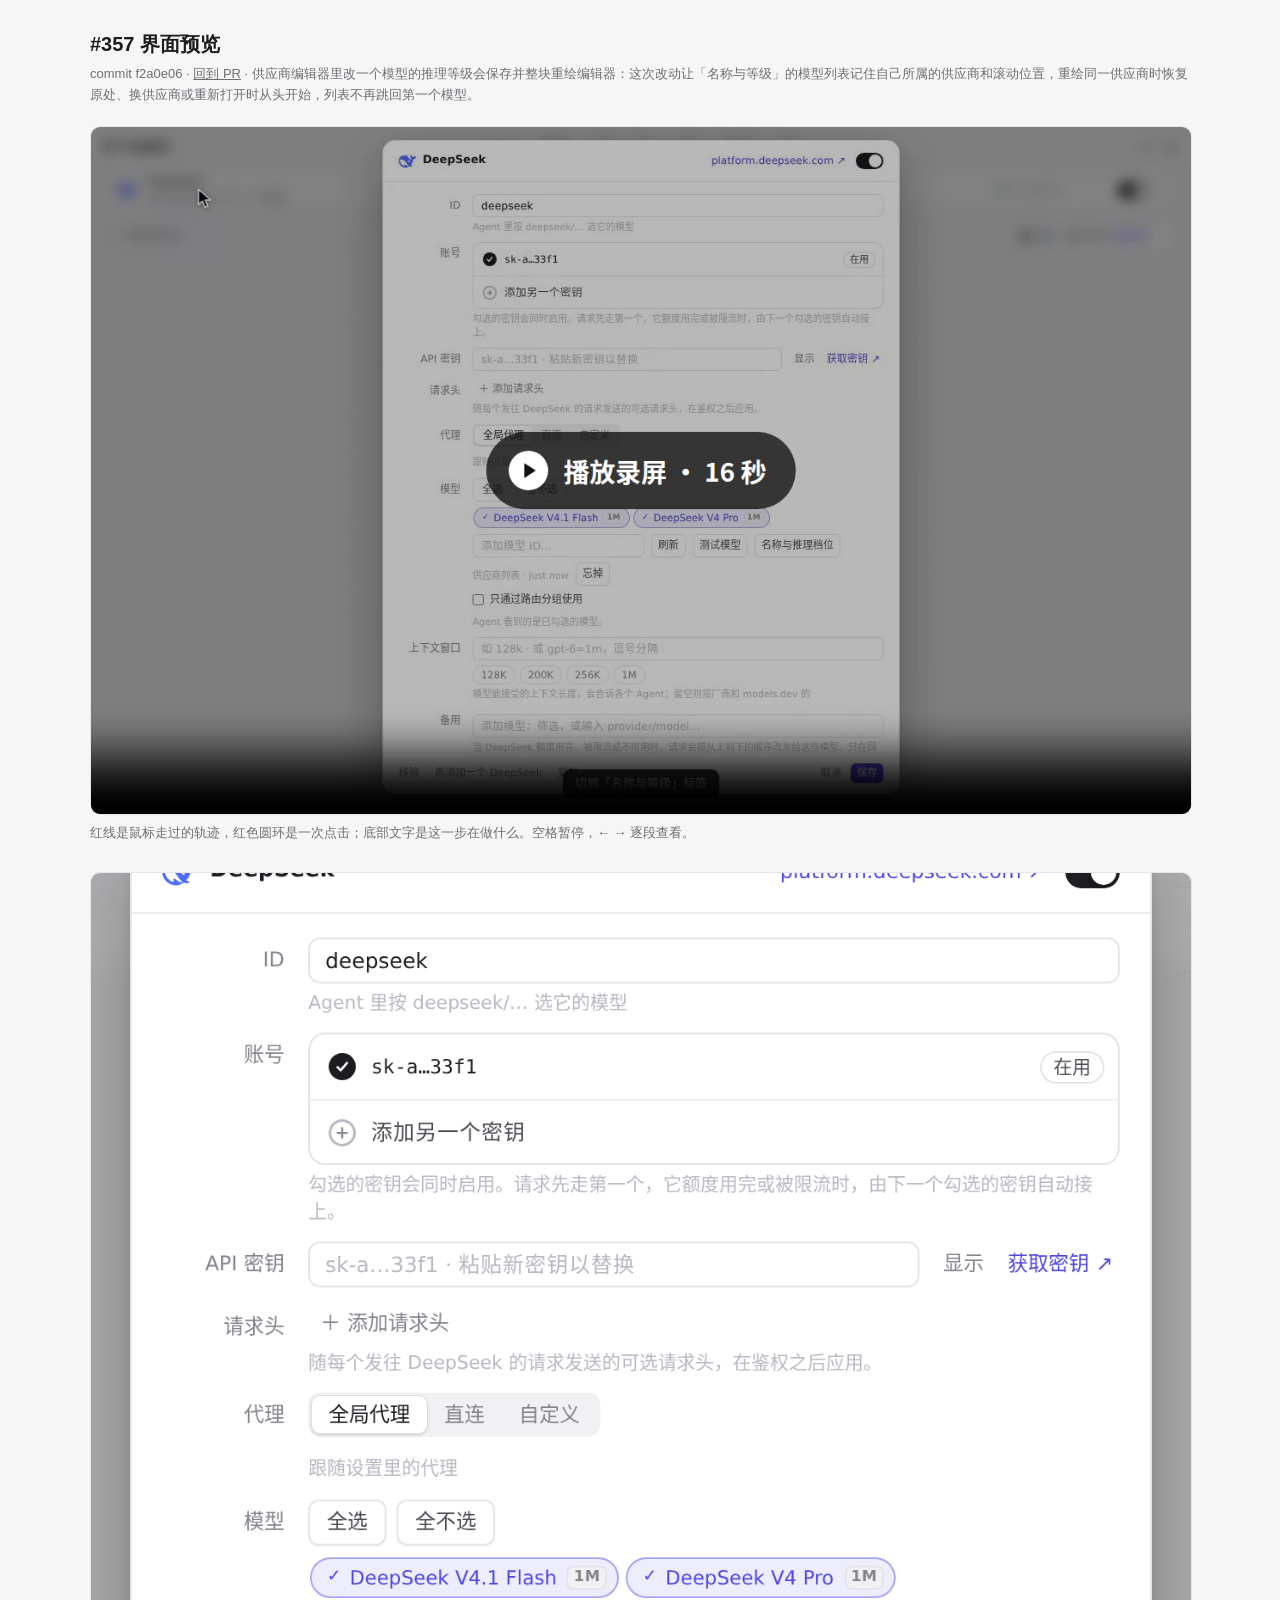
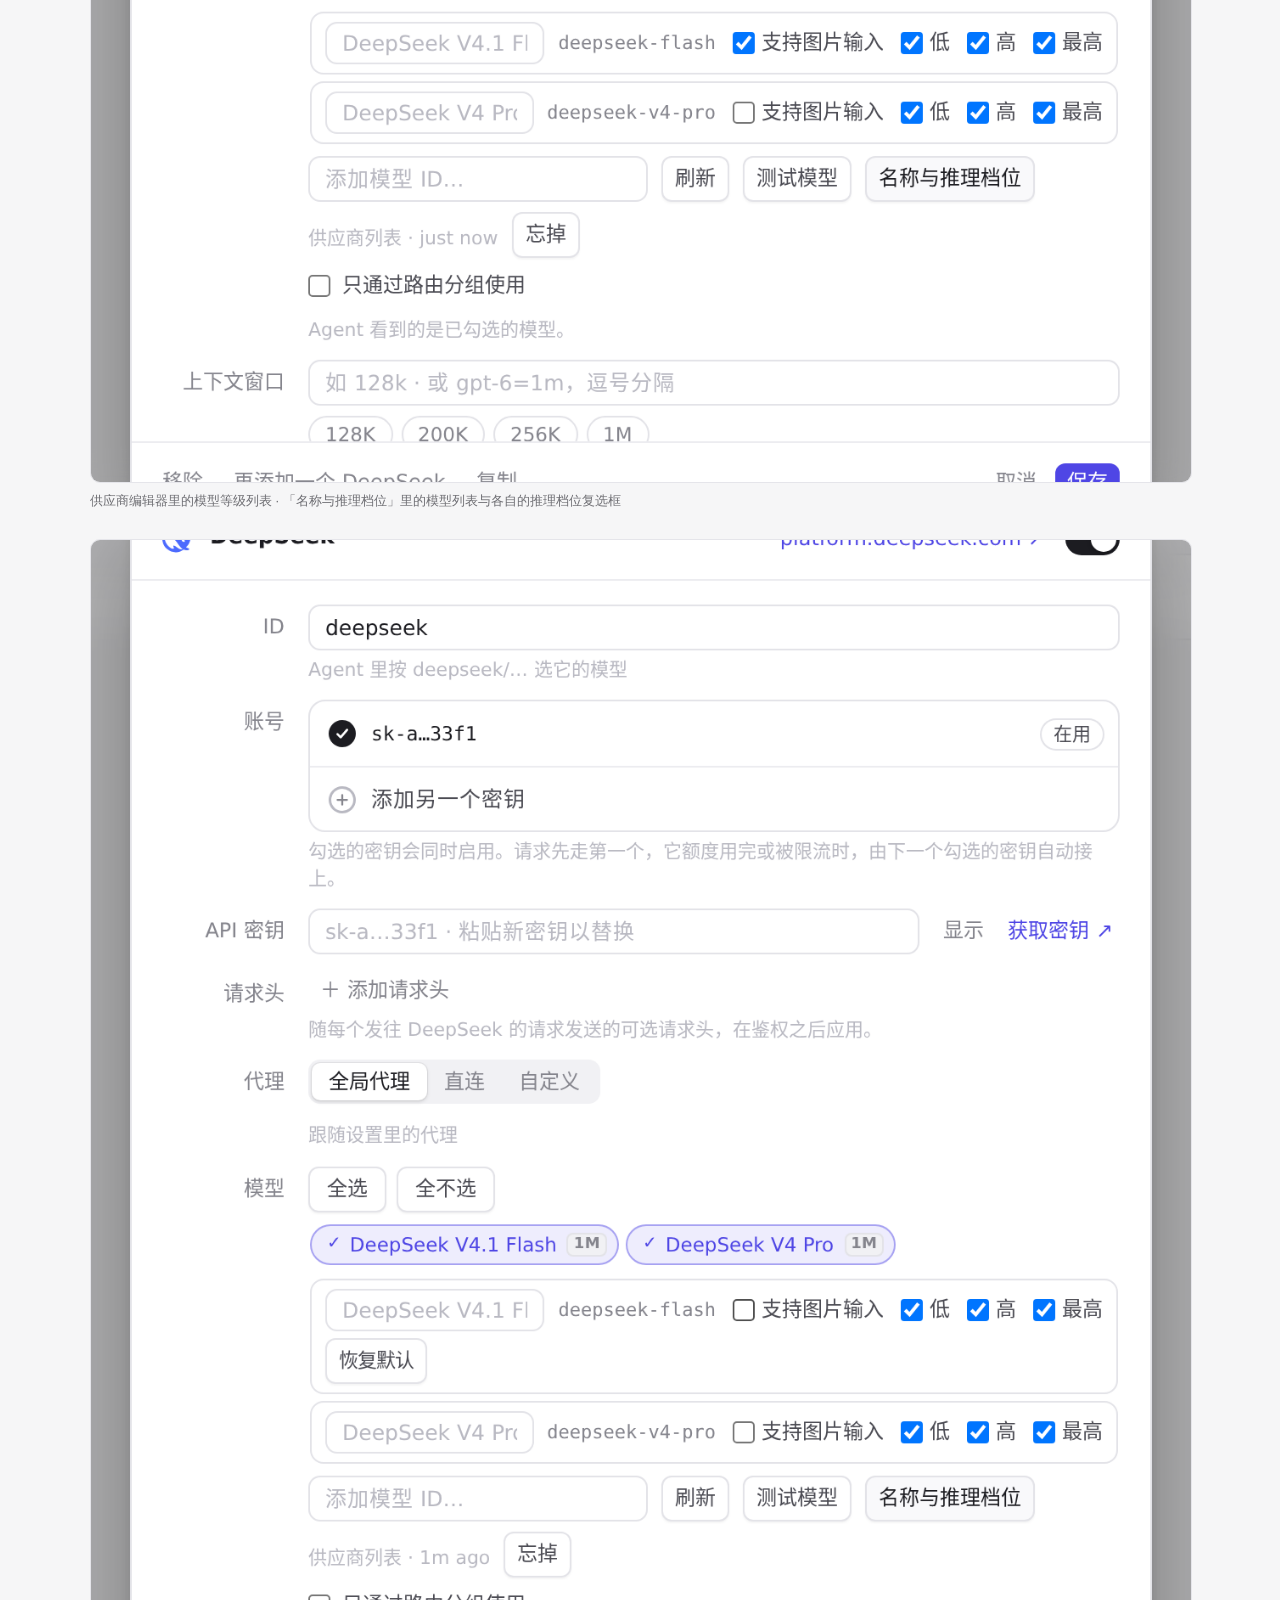
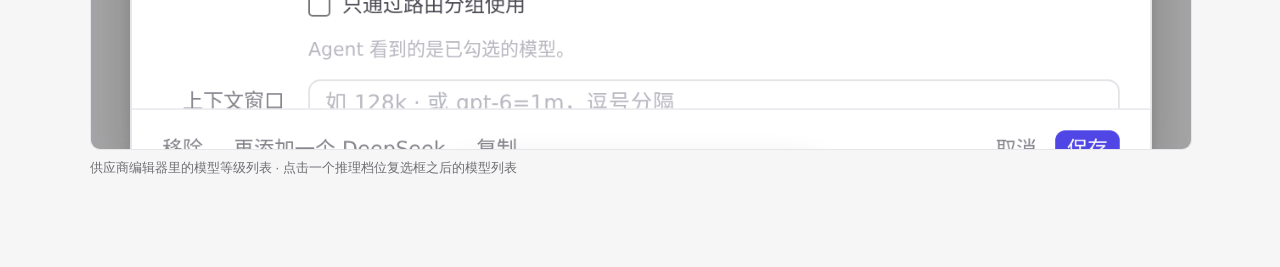
<file: pr-357/f2a0e06/index.html>
<!doctype html><html lang="zh"><meta charset="utf-8"><meta name="viewport" content="width=device-width,initial-scale=1">
<title>#357 界面预览 · f2a0e06</title>
<style>:root{color-scheme:light dark;--bg:#f6f6f7;--fg:#1d1d1f;--muted:#6e6e73;--card:#fff;--line:#e5e5ea}
@media (prefers-color-scheme:dark){:root{--bg:#111113;--fg:#f2f2f4;--muted:#9a9aa0;--card:#1c1c1f;--line:#2c2c30}}
body{margin:0;background:var(--bg);color:var(--fg);font:15px/1.6 -apple-system,"Segoe UI","PingFang SC","Noto Sans CJK SC",sans-serif}
main{max-width:1100px;margin:0 auto;padding:28px 16px 60px}h1{font-size:20px;margin:0 0 4px}.m{color:var(--muted);font-size:13px;margin:0 0 20px}
video,img{display:block;width:100%;border-radius:10px;border:1px solid var(--line);background:var(--card)}figure{margin:0 0 28px}figcaption{color:var(--muted);font-size:13px;margin-top:8px}
a{color:inherit}</style>
<main><h1>#357 界面预览</h1><p class="m">commit f2a0e06 · <a href="https://github.com/yetone/magpie/pull/357">回到 PR</a> · 供应商编辑器里改一个模型的推理等级会保存并整块重绘编辑器：这次改动让「名称与等级」的模型列表记住自己所属的供应商和滚动位置，重绘同一供应商时恢复原处、换供应商或重新打开时从头开始，列表不再跳回第一个模型。</p>
<figure><video src="preview.mp4" controls autoplay muted playsinline poster="poster.png"></video><figcaption>红线是鼠标走过的轨迹，红色圆环是一次点击；底部文字是这一步在做什么。空格暂停，← → 逐段查看。</figcaption></figure>
<figure><img src="01-provider-names-levels.png" alt="「名称与推理档位」里的模型列表与各自的推理档位复选框"><figcaption>供应商编辑器里的模型等级列表 · 「名称与推理档位」里的模型列表与各自的推理档位复选框</figcaption></figure>
<figure><img src="02-levels-after-change.png" alt="点击一个推理档位复选框之后的模型列表"><figcaption>供应商编辑器里的模型等级列表 · 点击一个推理档位复选框之后的模型列表</figcaption></figure>
</main></html>
</file>
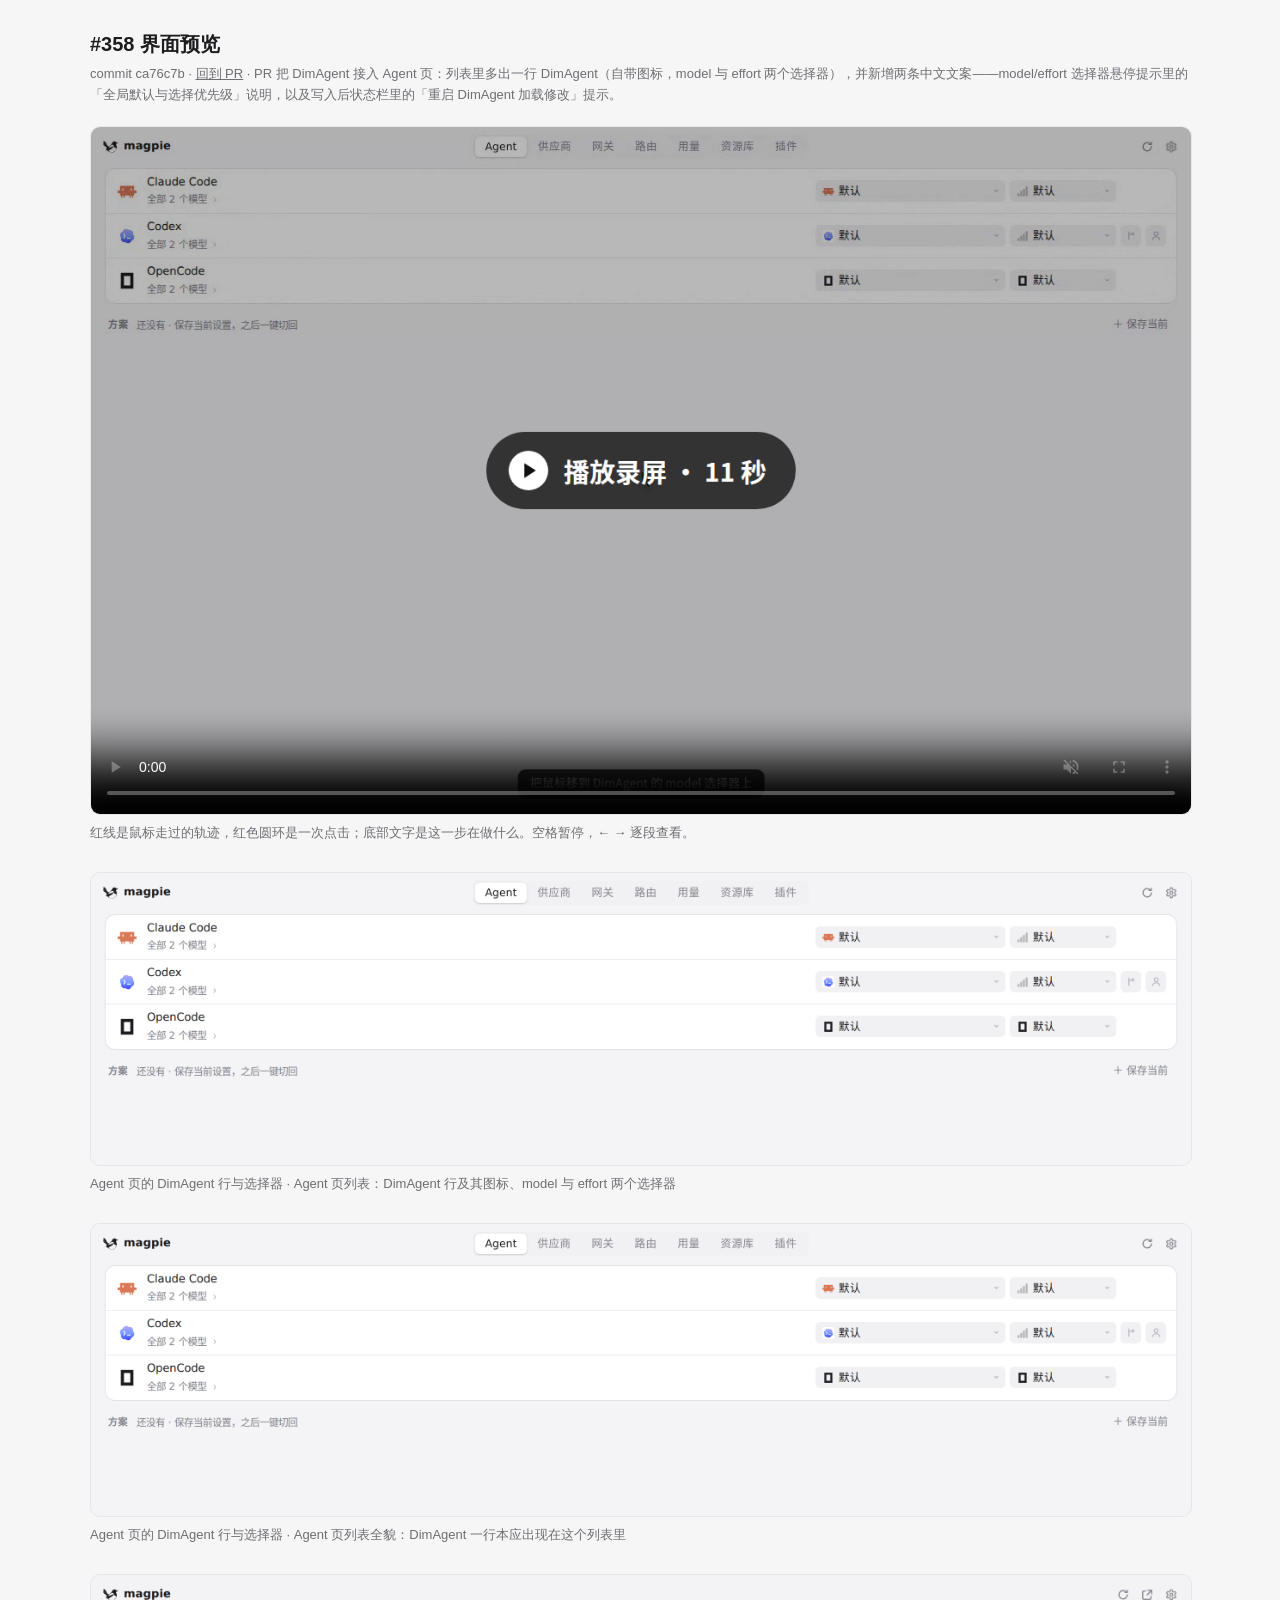
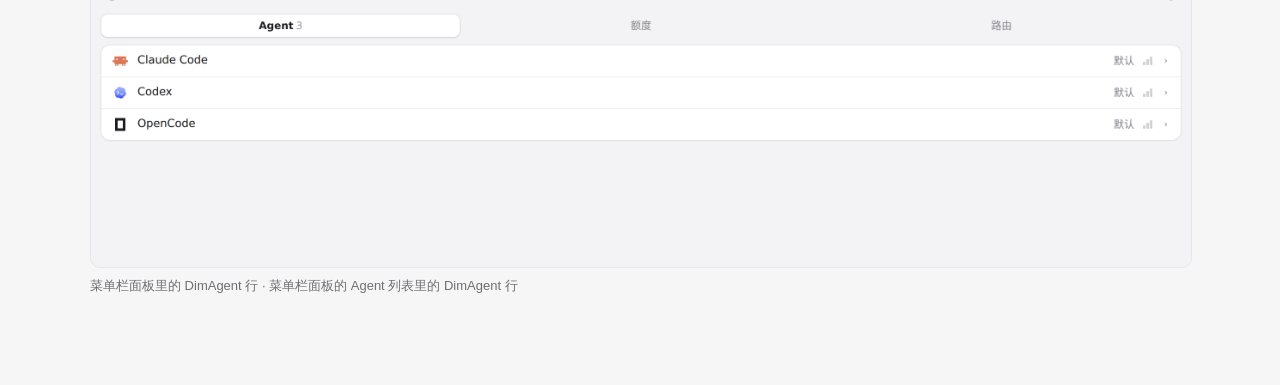
<file: pr-358/ca76c7b/index.html>
<!doctype html><html lang="zh"><meta charset="utf-8"><meta name="viewport" content="width=device-width,initial-scale=1">
<title>#358 界面预览 · ca76c7b</title>
<style>:root{color-scheme:light dark;--bg:#f6f6f7;--fg:#1d1d1f;--muted:#6e6e73;--card:#fff;--line:#e5e5ea}
@media (prefers-color-scheme:dark){:root{--bg:#111113;--fg:#f2f2f4;--muted:#9a9aa0;--card:#1c1c1f;--line:#2c2c30}}
body{margin:0;background:var(--bg);color:var(--fg);font:15px/1.6 -apple-system,"Segoe UI","PingFang SC","Noto Sans CJK SC",sans-serif}
main{max-width:1100px;margin:0 auto;padding:28px 16px 60px}h1{font-size:20px;margin:0 0 4px}.m{color:var(--muted);font-size:13px;margin:0 0 20px}
video,img{display:block;width:100%;border-radius:10px;border:1px solid var(--line);background:var(--card)}figure{margin:0 0 28px}figcaption{color:var(--muted);font-size:13px;margin-top:8px}
a{color:inherit}</style>
<main><h1>#358 界面预览</h1><p class="m">commit ca76c7b · <a href="https://github.com/yetone/magpie/pull/358">回到 PR</a> · PR 把 DimAgent 接入 Agent 页：列表里多出一行 DimAgent（自带图标，model 与 effort 两个选择器），并新增两条中文文案——model/effort 选择器悬停提示里的「全局默认与选择优先级」说明，以及写入后状态栏里的「重启 DimAgent 加载修改」提示。</p>
<figure><video src="preview.mp4" controls autoplay muted playsinline poster="poster.png"></video><figcaption>红线是鼠标走过的轨迹，红色圆环是一次点击；底部文字是这一步在做什么。空格暂停，← → 逐段查看。</figcaption></figure>
<figure><img src="01-agents-dimagent-row.png" alt="Agent 页列表：DimAgent 行及其图标、model 与 effort 两个选择器"><figcaption>Agent 页的 DimAgent 行与选择器 · Agent 页列表：DimAgent 行及其图标、model 与 effort 两个选择器</figcaption></figure>
<figure><img src="02-agents-list-dimagent-row.png" alt="Agent 页列表全貌：DimAgent 一行本应出现在这个列表里"><figcaption>Agent 页的 DimAgent 行与选择器 · Agent 页列表全貌：DimAgent 一行本应出现在这个列表里</figcaption></figure>
<figure><img src="03-panel-dimagent-row.png" alt="菜单栏面板的 Agent 列表里的 DimAgent 行"><figcaption>菜单栏面板里的 DimAgent 行 · 菜单栏面板的 Agent 列表里的 DimAgent 行</figcaption></figure>
</main></html>
</file>
